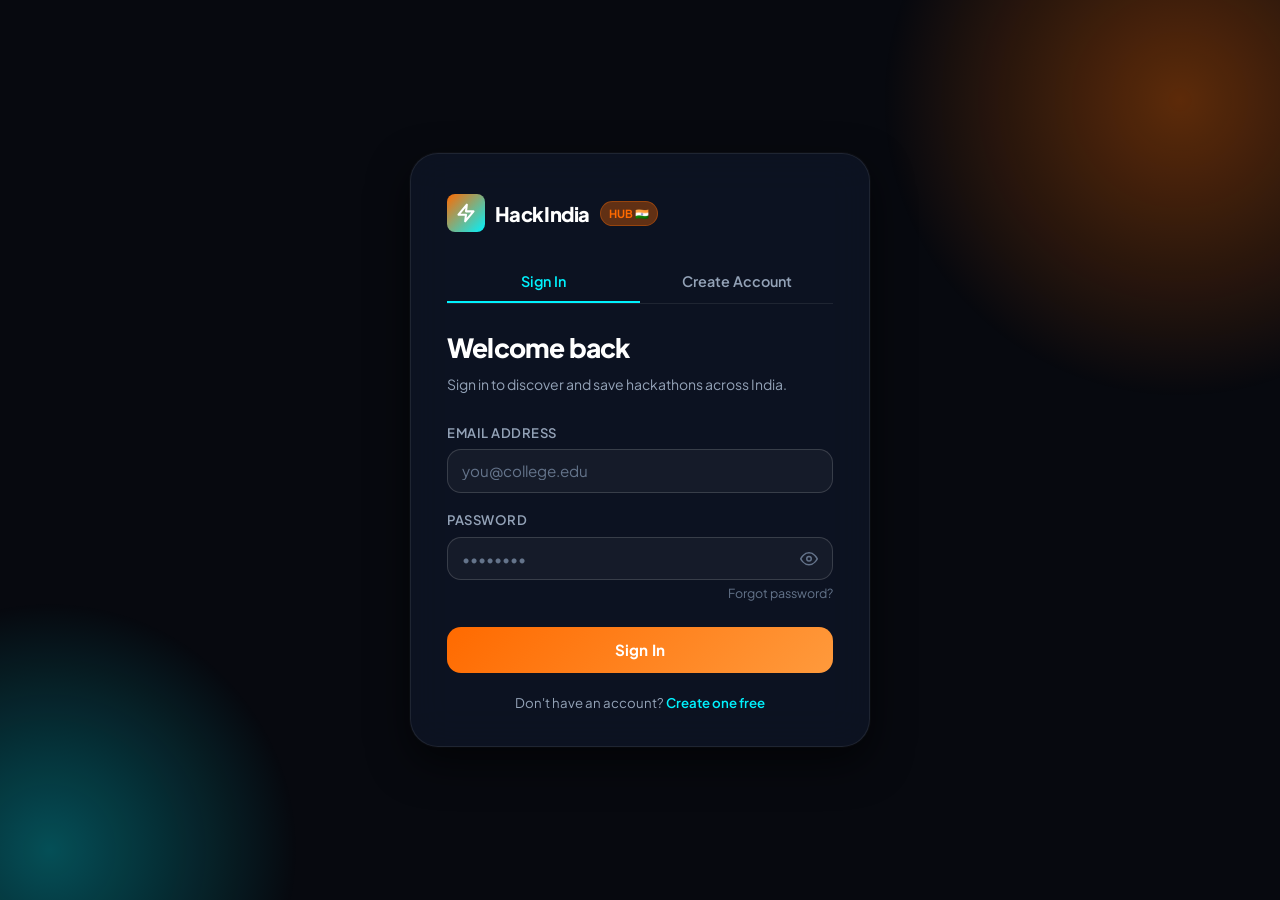
<file: index.html>
<!DOCTYPE html>
<html lang="en">
<head>
  <meta charset="UTF-8">
  <meta name="viewport" content="width=device-width, initial-scale=1.0">
  
  <!-- SEO Best Practices -->
  <title>HackIndia Hub | Discover Hackathons Across India in One Place</title>
  <meta name="description" content="Never miss a hackathon again. Discover college hackathons, AI/ML challenges, Smart India Hackathon, ETHIndia, Devfolio, and Unstop competitions across Hyderabad, Bengaluru, Pune, Delhi and all states.">
  <meta name="keywords" content="hackathons india, college hackathons, hackathon hyderabad, smart india hackathon 2026, devfolio hackathons, student coding competitions, hackindia hub">
  <meta name="author" content="HackIndia Hub Community">

  <!-- Open Graph / WhatsApp Preview Meta Tags -->
  <meta property="og:type" content="website">
  <meta property="og:url" content="https://hackindiahub.in/">
  <meta property="og:title" content="HackIndia Hub — Never Miss a Hackathon Again">
  <meta property="og:description" content="Discover hackathons happening across India — all in one searchable, personalized place for college students.">
  <meta property="og:image" content="assets/hero_banner.jpg">

  <!-- Twitter Meta Tags -->
  <meta name="twitter:card" content="summary_large_image">
  <meta name="twitter:title" content="HackIndia Hub — Never Miss a Hackathon Again">
  <meta name="twitter:description" content="Discover hackathons happening across India — all in one searchable, personalized place.">
  <meta name="twitter:image" content="assets/hero_banner.jpg">

  <!-- Favicon & Stylesheets -->
  <link rel="icon" href="data:image/svg+xml,<svg xmlns=%22http://www.w3.org/2000/svg%22 viewBox=%220 0 100 100%22><text y=%22.9em%22 font-size=%2290%22>🚀</text></svg>">
  <link rel="stylesheet" href="css/styles.css">
  <link rel="stylesheet" href="css/components.css">
  <link rel="stylesheet" href="css/map.css">
  <link rel="stylesheet" href="css/auth.css">
</head>
<body>

  <!-- ========================================================================
       TOP NAVIGATION BAR
       ======================================================================== -->
  <header class="navbar" id="topNavbar">
    <div class="container nav-container">
      
      <!-- Brand Logo -->
      <a href="javascript:void(0)" onclick="navigateToView('discover')" class="brand-logo" id="navBrandLogo">
        <div class="brand-icon">
          <svg viewBox="0 0 24 24" fill="none" stroke="currentColor" stroke-width="2.5" stroke-linecap="round" stroke-linejoin="round">
            <polygon points="13 2 3 14 12 14 11 22 21 10 12 10 13 2"/>
          </svg>
        </div>
        <span class="brand-name">HackIndia</span>
        <span class="brand-badge">HUB 🇮🇳</span>
      </a>

      <!-- Navigation Links -->
      <nav>
        <ul class="nav-links">
          <li>
            <a href="javascript:void(0)" class="nav-link active" data-view="discover" onclick="navigateToView('discover')">
              🔍 Discover
            </a>
          </li>
          <li>
            <a href="javascript:void(0)" class="nav-link" data-view="map" onclick="navigateToView('map')">
              🗺️ Map View
            </a>
          </li>
          <li>
            <a href="javascript:void(0)" class="nav-link" data-view="teams" onclick="navigateToView('teams')">
              👥 Find Teammates
            </a>
          </li>
          <li>
            <a href="javascript:void(0)" class="nav-link" data-view="dashboard" onclick="navigateToView('dashboard')">
              🌟 For You
            </a>
          </li>
          <li>
            <a href="javascript:void(0)" class="nav-link" data-view="admin" onclick="navigateToView('admin')">
              🛡️ Admin
            </a>
          </li>
        </ul>
      </nav>

      <!-- Right Nav Actions -->
      <div class="nav-actions">
        <!-- Notification Bell -->
        <button class="btn-icon-nav" id="btnNotificationBell" onclick="toggleNotificationDrawer()" title="Hackathon Alerts & Notifications">
          <svg width="20" height="20" viewBox="0 0 24 24" fill="none" stroke="currentColor" stroke-width="2" stroke-linecap="round" stroke-linejoin="round">
            <path d="M6 8a6 6 0 0 1 12 0c0 7 3 9 3 9H3s3-2 3-9"/>
            <path d="M10.3 21a1.94 1.94 0 0 0 3.4 0"/>
          </svg>
          <span class="badge-counter notif-badge-count">2</span>
        </button>

        <!-- Post a Hackathon (Organizer Button) -->
        <button class="btn btn-outline btn-sm" id="btnNavPostHackathon" onclick="document.getElementById('postHackathonModal').classList.add('active')">
          ➕ Post Hackathon
        </button>

        <!-- Sign Out Button (visible only when logged in) -->
        <button class="btn btn-outline btn-sm" id="btnNavLogout" style="display:none;" onclick="handleLogout()">Sign Out</button>

        <!-- User Profile Pill -->
        <div class="nav-profile-pill" id="navProfilePill" onclick="authIsLoggedIn() ? openAccountModal() : openAuthModal('login')" title="My Account / Sign In">
          <div class="nav-avatar" id="navAvatar">SK</div>
          <span class="nav-profile-name" id="navProfileName">Sai</span>
        </div>
      </div>
    </div>

    <!-- Notification Drawer (Dropdown) -->
    <div class="notification-drawer" id="notificationDrawer">
      <div class="notif-header">
        <h4 style="font-size: 0.95rem; font-weight: 700; color: #fff;">🔔 Hackathon Alerts</h4>
        <div style="display: flex; gap: 0.5rem;">
          <button class="btn btn-outline btn-sm" style="padding: 0.2rem 0.5rem; font-size: 0.72rem;" onclick="markAllNotificationsAsRead()">
            Mark Read
          </button>
          <button class="btn btn-outline btn-sm" style="padding: 0.2rem 0.5rem; font-size: 0.72rem;" onclick="openAlertPreferencesModal()">
            ⚙️ Prefs
          </button>
        </div>
      </div>
      <div class="notif-list" id="notificationItemsList">
        <!-- Injected dynamically by notifications.js -->
      </div>
    </div>
  </header>

  <!-- ========================================================================
       HERO SECTION
       ======================================================================== -->
  <section class="hero-section" id="heroSection">
    <div class="hero-glow-blob hero-glow-1"></div>
    <div class="hero-glow-blob hero-glow-2"></div>

    <div class="container hero-content">
      <!-- Live Status Pill -->
      <div class="hero-pill-announcement">
        <span>🔥 SIH 2026, ETHIndia & 140+ Hackathons Currently Open Across India</span>
      </div>

      <!-- Main Headline -->
      <h1 class="hero-title">
        Never Miss a <span class="text-gradient-saffron">Hackathon</span> Again.
      </h1>

      <p class="hero-subtitle">
        Discover hackathons happening across India — all in one searchable, personalized place for every engineering and college student.
      </p>

      <!-- Prominent Global Search Bar -->
      <div class="hero-search-wrapper">
        <div class="hero-search-icon">
          <svg width="22" height="22" viewBox="0 0 24 24" fill="none" stroke="currentColor" stroke-width="2.5" stroke-linecap="round" stroke-linejoin="round">
            <circle cx="11" cy="11" r="8"/><line x1="21" y1="21" x2="16.65" y2="16.65"/>
          </svg>
        </div>
        <input 
          type="text" 
          id="heroSearchInput" 
          class="hero-search-input" 
          placeholder="Search hackathons, technologies (AI, Web3), cities (Hyderabad, Bengaluru), colleges..."
          autocomplete="off"
        />
        <button class="hero-search-btn" onclick="applyFilters()">
          Search
        </button>
      </div>

      <!-- Quick Category Chips -->
      <div class="hero-quick-chips">
        <span class="chip-label">Quick Filters:</span>
        <button class="hero-chip" onclick="quickHeroCategoryFilter('live-synced')" style="background: rgba(16, 185, 129, 0.16); border-color: rgba(16, 185, 129, 0.5); color: #34d399; font-weight: 700;">⚡ Real-Time Live</button>
        <button class="hero-chip" onclick="quickHeroCategoryFilter('AI/ML')">🤖 AI/ML</button>
        <button class="hero-chip" onclick="quickHeroCategoryFilter('Generative AI')">✨ GenAI</button>
        <button class="hero-chip" onclick="quickHeroCategoryFilter('Web Development')">🌐 Web Dev</button>
        <button class="hero-chip" onclick="quickHeroCategoryFilter('Blockchain')">⚡ Web3</button>
        <button class="hero-chip" onclick="quickHeroCategoryFilter('Cybersecurity')">🛡️ Cyber</button>
        <button class="hero-chip" onclick="quickHeroCategoryFilter('IoT')">🤖 Robotics/IoT</button>
        <button class="hero-chip" onclick="quickHeroCategoryFilter('Beginner')">🐣 Beginner Friendly</button>
      </div>

      <!-- Action Buttons -->
      <div class="hero-action-buttons">
        <button class="btn btn-primary" onclick="navigateToView('discover')">
          🔍 Explore Hackathons
        </button>
        <button class="btn btn-cyan" onclick="quickHeroCategoryFilter('Beginner')">
          📅 Upcoming This Week
        </button>
        <button class="btn btn-outline" onclick="navigateToView('dashboard')">
          ❤️ Saved Hackathons
        </button>
        <button class="btn btn-outline" onclick="document.getElementById('postHackathonModal').classList.add('active')">
          ➕ Post a Hackathon
        </button>
      </div>

      <!-- Live Statistics Grid -->
      <div class="hero-stats-grid">
        <div class="stat-card">
          <div class="stat-number" id="statCountHackathons">140+</div>
          <div class="stat-label">Hackathons Listed</div>
        </div>
        <div class="stat-card">
          <div class="stat-number" id="statCountCities">45+</div>
          <div class="stat-label">Cities Covered</div>
        </div>
        <div class="stat-card">
          <div class="stat-number" id="statCountColleges">350+</div>
          <div class="stat-label">Colleges Participating</div>
        </div>
        <div class="stat-card">
          <div class="stat-number" id="statCountThisWeek">18</div>
          <div class="stat-label">Closing This Week</div>
        </div>
      </div>
    </div>
  </section>

  <!-- ========================================================================
       MAIN VIEWS CONTAINER
       ======================================================================== -->
  <main class="container">

    <!-- VIEW 1: DISCOVER VIEW (Default) -->
    <section id="discoverView">
      
      <!-- Section Header -->
      <div class="section-header">
        <div class="section-title-group">
          <span class="section-tag">⚡ Central Hackathon Aggregator</span>
          <h2 class="section-title">All India Hackathon Directory</h2>
          <p class="section-desc">
            Verified opportunities from IITs, Devfolio, Unstop, Government of India, Microsoft, and premier university tech fests.
          </p>
        </div>
      </div>

      <!-- Mobile Filter Toggle Bar (Visible on mobile/tablet screens) -->
      <div class="mobile-filter-bar" id="mobileFilterBar">
        <button class="mobile-filter-toggle-btn" id="mobileFilterToggleBtn" onclick="toggleMobileFilters()">
          <span style="display: flex; align-items: center; gap: 0.5rem;">
            <svg width="18" height="18" viewBox="0 0 24 24" fill="none" stroke="currentColor" stroke-width="2" stroke-linecap="round" stroke-linejoin="round">
              <polygon points="22 3 2 3 10 12.46 10 19 14 21 14 12.46 22 3"/>
            </svg>
            <span>Filter Hackathons</span>
          </span>
          <span class="mobile-filter-chevron" id="mobileFilterChevron">▾</span>
        </button>
        <button class="btn btn-outline btn-sm" onclick="resetAllFilters()" style="white-space: nowrap;">
          Reset
        </button>
      </div>

      <!-- Discovery Layout: Sidebar Filters + Main Grid / Map -->
      <div class="discovery-layout">
        
        <!-- Filters Sidebar -->
        <aside class="filters-sidebar" id="filtersSidebar">
          <div class="filters-header">
            <span class="filters-title">
              <svg width="18" height="18" viewBox="0 0 24 24" fill="none" stroke="currentColor" stroke-width="2" stroke-linecap="round" stroke-linejoin="round">
                <polygon points="22 3 2 3 10 12.46 10 19 14 21 14 12.46 22 3"/>
              </svg>
              Smart Filters
            </span>
            <button class="btn-reset-filters" onclick="resetAllFilters()">Reset All</button>
          </div>

          <!-- Quick Text Search in Sidebar -->
          <div class="filter-group">
            <label class="filter-label" for="quickSearchInput">Keyword Search</label>
            <input type="text" id="quickSearchInput" class="filter-input" placeholder="e.g. Hyderabad, SIH, Python..." />
          </div>

          <!-- Location / State Filter -->
          <div class="filter-group">
            <label class="filter-label" for="filterLocationState">Location / State</label>
            <select id="filterLocationState" class="filter-select">
              <option value="all">🇮🇳 All India (All States)</option>
              <option value="Online">🌐 Online / Remote Only</option>
              <option value="Telangana">Telangana (Hyderabad)</option>
              <option value="Karnataka">Karnataka (Bengaluru)</option>
              <option value="Maharashtra">Maharashtra (Mumbai / Pune)</option>
              <option value="Delhi">Delhi-NCR (New Delhi)</option>
              <option value="Tamil Nadu">Tamil Nadu (Chennai / Vellore)</option>
              <option value="Kerala">Kerala (Kochi / Trivandrum)</option>
              <option value="Andhra Pradesh">Andhra Pradesh (Vizag / Amaravati)</option>
              <option value="West Bengal">West Bengal (Kolkata)</option>
              <option value="Uttar Pradesh">Uttar Pradesh (Noida / Kanpur)</option>
              <option value="Gujarat">Gujarat (Ahmedabad / GIFT City)</option>
              <option value="Rajasthan">Rajasthan (Jaipur / Pilani)</option>
            </select>
          </div>

          <!-- Mode Filter -->
          <div class="filter-group">
            <label class="filter-label" for="filterMode">Event Mode</label>
            <select id="filterMode" class="filter-select">
              <option value="all">All Modes</option>
              <option value="Online">🌐 Online Only</option>
              <option value="Offline">📍 Offline Only</option>
              <option value="Hybrid">🔀 Hybrid</option>
            </select>
          </div>

          <!-- Technology / Theme Filter -->
          <div class="filter-group">
            <label class="filter-label" for="filterTech">Primary Technology</label>
            <select id="filterTech" class="filter-select">
              <option value="all">All Technologies</option>
              <option value="AI/ML">Artificial Intelligence / ML</option>
              <option value="Generative AI">Generative AI & LLMs</option>
              <option value="Web Development">Web Development (Full Stack)</option>
              <option value="App Development">Mobile Apps (Flutter/React Native)</option>
              <option value="Cybersecurity">Cybersecurity & Ethical Hacking</option>
              <option value="Blockchain">Blockchain & Web3</option>
              <option value="IoT">Robotics & IoT Hardware</option>
              <option value="Cloud">Cloud & DevOps (AWS/Azure/GCP)</option>
              <option value="Data Science">Data Science & Analytics</option>
              <option value="Open Innovation">Open Innovation</option>
            </select>
          </div>

          <!-- Difficulty Level Filter -->
          <div class="filter-group">
            <label class="filter-label" for="filterDifficulty">Difficulty Level</label>
            <select id="filterDifficulty" class="filter-select">
              <option value="all">All Levels</option>
              <option value="Beginner">🐣 Beginner Friendly</option>
              <option value="Intermediate">⚡ Intermediate</option>
              <option value="Advanced">🔥 Advanced / National Finalist</option>
            </select>
          </div>

          <!-- Eligibility Filter -->
          <div class="filter-group">
            <label class="filter-label" for="filterEligibility">Eligibility</label>
            <select id="filterEligibility" class="filter-select">
              <option value="all">All Eligible</option>
              <option value="college">College / University Students</option>
              <option value="beginner">1st & 2nd Year Friendly</option>
              <option value="open">Open to Everyone</option>
            </select>
          </div>

          <!-- Prize Pool Filter -->
          <div class="filter-group">
            <label class="filter-label" for="filterPrize">Minimum Prize Pool</label>
            <select id="filterPrize" class="filter-select">
              <option value="all">Any Prize Amount</option>
              <option value="100000">₹1,00,000+ (1 Lakh+)</option>
              <option value="500000">₹5,00,000+ (5 Lakhs+)</option>
              <option value="1000000">₹10,00,000+ (10 Lakhs+)</option>
              <option value="2500000">₹25,00,000+ (25 Lakhs+)</option>
            </select>
          </div>

          <!-- Real-Time Data Source Filter -->
          <div class="filter-group">
            <label class="filter-label" for="filterDataSource">Data Source & Sync</label>
            <select id="filterDataSource" class="filter-select">
              <option value="all">⚡ All Sources (Live + Curated)</option>
              <option value="live-only">🟢 Real-Time Daily Live Feeds Only</option>
              <option value="devfolio">Devfolio Live API</option>
              <option value="unstop">Unstop University API</option>
              <option value="curated">Curated Premier (AICTE SIH & IITs)</option>
            </select>
          </div>
        </aside>

        <!-- Main Discovery Display Area -->
        <main class="discovery-content-area">
          
          <!-- View Bar: Result count, Sort by, List vs Map Toggle -->
          <div class="discovery-main-header">
            <div class="result-count-info">
              <span>Showing:</span>
              <span class="result-count-number" id="discoveryResultCount">Loading...</span>
            </div>

            <div class="view-sort-controls">
              <!-- Sort Dropdown -->
              <div class="sort-select-wrapper">
                <span>Sort by:</span>
                <select id="sortBySelect" class="filter-select" style="width: auto; padding: 0.4rem 0.75rem;">
                  <option value="deadline">⏳ Deadline (Closing Soonest)</option>
                  <option value="prize-high">💰 Prize Pool (High to Low)</option>
                  <option value="popular">🔥 Most Popular</option>
                  <option value="newest">🆕 Recently Added</option>
                </select>
              </div>

              <!-- List / Map View Toggles -->
              <div class="view-mode-toggles">
                <button class="view-toggle-btn active" id="toggleListView" onclick="switchViewMode('list')">
                  📋 List
                </button>
                <button class="view-toggle-btn" id="toggleMapView" onclick="switchViewMode('map')">
                  🗺️ Map
                </button>
              </div>
            </div>
          </div>

          <!-- Container for List View -->
          <div id="discoveryResultsSection">
            <div class="hackathons-grid" id="hackathonsGridList">
              <!-- Rendered dynamically by app.js -->
            </div>
          </div>

          <!-- Container for Map View -->
          <div id="mapViewSection" style="display: none;">
            <div class="map-container-box">
              <div class="map-header-bar">
                <div>
                  <h3 style="font-size: 1.25rem; font-weight: 800; color: #fff;">Interactive India Hackathon Map</h3>
                  <p style="font-size: 0.85rem; color: var(--text-muted);">Hover and click on any state or tech hub to explore offline and hybrid hackathons.</p>
                </div>
                <div class="map-legend">
                  <div class="legend-item"><span class="legend-dot high"></span> High Activity (15+)</div>
                  <div class="legend-item"><span class="legend-dot med"></span> Active Hub (5-14)</div>
                  <div class="legend-item"><span class="legend-dot low"></span> Emerging</div>
                </div>
              </div>
              <div id="indiaMapWrapper">
                <!-- SVG injected dynamically by map.js -->
              </div>
            </div>
          </div>

        </main>
      </div>
    </section>

    <!-- VIEW 2: TEAM FORMATION HUB ("Find Teammates") -->
    <section id="teamsView" style="display: none;">
      <div class="teams-hero-banner">
        <div>
          <span class="section-tag">👥 Hacker Match & Squad Builder</span>
          <h2 style="font-size: 2rem; font-weight: 800; color: #fff; margin-bottom: 0.4rem;">
            Find Hackathon Teammates Across India
          </h2>
          <p style="color: var(--text-muted); max-width: 600px; font-size: 0.95rem;">
            Need a frontend designer? Looking for an AI prompt engineer or Solidity smart contract dev? Connect with student builders and win together.
          </p>
        </div>
        <button class="btn btn-primary" onclick="openPostTeamModal()">
          ➕ Post Teammate Request
        </button>
      </div>

      <!-- Teams Filter Bar -->
      <div style="display: flex; gap: 1rem; margin-bottom: 2rem; flex-wrap: wrap;">
        <select id="teamFilterRole" class="filter-select" style="max-width: 240px;" onchange="renderTeamsView()">
          <option value="all">All Roles Needed</option>
          <option value="Frontend">Frontend Developer (React/Next)</option>
          <option value="Backend">Backend / Cloud Developer</option>
          <option value="AI">AI/ML Engineer</option>
          <option value="Solidity">Smart Contract / Web3 Dev</option>
          <option value="UI/UX">UI/UX Designer</option>
          <option value="Embedded">Robotics / Embedded IoT</option>
        </select>
        <select id="teamFilterExp" class="filter-select" style="max-width: 200px;" onchange="renderTeamsView()">
          <option value="all">All Experience Levels</option>
          <option value="Beginner">Beginner Friendly</option>
          <option value="Intermediate">Intermediate</option>
          <option value="Advanced">Advanced</option>
        </select>
      </div>

      <!-- Teams Grid -->
      <div class="teams-grid" id="teamsGridContainer">
        <!-- Rendered dynamically by teams.js -->
      </div>
    </section>

    <!-- VIEW 3: PERSONALIZED STUDENT DASHBOARD -->
    <section id="dashboardView" style="display: none;">
      <div id="dashboardContentWrapper">
        <!-- Rendered dynamically by dashboard.js -->
      </div>
    </section>

    <!-- VIEW 4: ADMIN CONTROL ROOM -->
    <section id="adminView" style="display: none;">
      <div class="section-header">
        <div class="section-title-group">
          <span class="section-tag">🛡️ Moderation & Verification Portal</span>
          <h2 class="section-title">HackIndia Hub Control Room</h2>
          <p class="section-desc">
            Review organizer submissions, detect duplicate listings, audit user reports, and maintain platform integrity.
          </p>
        </div>
      </div>
      <div id="adminViewContent">
        <!-- Rendered dynamically by admin.js -->
      </div>
    </section>

  </main>

  <!-- ========================================================================
       MODALS SYSTEM
       ======================================================================== -->

  <!-- 1. HACKATHON DETAILS MODAL -->
  <div class="modal-backdrop" id="hackathonDetailsModal">
    <div class="modal-box">
      <button class="modal-close-btn" onclick="closeModal('hackathonDetailsModal')" title="Close">✕</button>

      <div class="details-modal-header">
        <img id="modalDetailImg" src="assets/hero_banner.jpg" alt="Hackathon Banner" class="details-header-img" />
        <div class="details-header-overlay"></div>
        <div class="details-header-info">
          <div style="display: flex; gap: 0.5rem; margin-bottom: 0.5rem;">
            <span id="modalDetailStatusBadge" class="status-pill status-open">🟢 Open</span>
            <span class="verified-badge">Verified ✓</span>
          </div>
          <h2 id="modalDetailTitle" style="font-size: 1.6rem; font-weight: 800; color: #fff; line-height: 1.2;">
            AI Innovation Challenge 2026
          </h2>
          <div id="modalDetailOrganizer" style="font-size: 0.85rem; color: var(--cyan); margin-top: 0.35rem;">
            Organized by IIT Hyderabad & T-Hub
          </div>
        </div>
      </div>

      <div class="details-modal-body">
        <!-- Highlights Strip -->
        <div class="details-highlight-strip">
          <div class="strip-item">
            <span class="strip-label">Prize Pool</span>
            <span class="strip-value" id="modalStripPrize" style="color: #fbbf24; font-family: var(--font-mono);">₹5,00,000</span>
          </div>
          <div class="strip-item">
            <span class="strip-label">Location & Mode</span>
            <span class="strip-value" id="modalStripLocation">Hyderabad (Hybrid)</span>
          </div>
          <div class="strip-item">
            <span class="strip-label">Event Dates</span>
            <span class="strip-value" id="modalStripDates">Oct 24–26, 2026</span>
          </div>
          <div class="strip-item">
            <span class="strip-label">Team Size</span>
            <span class="strip-value" id="modalStripTeam">2–4 Members</span>
          </div>
        </div>

        <!-- Verification Box -->
        <div class="source-verification-box" id="modalDetailSourceBox">
          <!-- Populated dynamically -->
        </div>

        <!-- Tabs Navigation -->
        <div class="details-tabs">
          <button class="details-tab-btn active" data-tab="overview" onclick="switchModalTab('overview')">
            📄 Overview & Problem
          </button>
          <button class="details-tab-btn" data-tab="tracks" onclick="switchModalTab('tracks')">
            🎯 Tracks & Themes
          </button>
          <button class="details-tab-btn" data-tab="prizes" onclick="switchModalTab('prizes')">
            🏆 Prizes & Bounties
          </button>
          <button class="details-tab-btn" data-tab="timeline" onclick="switchModalTab('timeline')">
            ⏳ Timeline & Milestones
          </button>
          <button class="details-tab-btn" data-tab="faqs" onclick="switchModalTab('faqs')">
            ❓ FAQs & Rules
          </button>
        </div>

        <!-- Tab 1: Overview -->
        <div id="modalTab-overview" class="details-tab-content active">
          <h4 style="font-size: 0.95rem; font-weight: 700; color: #fff; margin-bottom: 0.5rem;">Event Description</h4>
          <p id="modalDetailFullDesc" style="font-size: 0.92rem; color: var(--text-muted); line-height: 1.6; margin-bottom: 1.5rem;">
            Description goes here...
          </p>

          <div style="background: rgba(255,255,255,0.02); padding: 1.25rem; border-radius: var(--radius-md); border: 1px solid var(--border-subtle);">
            <div style="font-size: 0.85rem; margin-bottom: 0.6rem;"><strong>📍 Physical Venue:</strong> <span id="modalDetailVenue" style="color: var(--text-muted);">IIT Hyderabad Campus</span></div>
            <div style="font-size: 0.85rem; margin-bottom: 0.6rem;"><strong>🎓 Eligibility:</strong> <span id="modalDetailEligibility" style="color: var(--text-muted);">College Students</span></div>
            <div style="font-size: 0.85rem;"><strong>⚡ Difficulty:</strong> <span id="modalDetailDifficulty" style="color: var(--cyan);">Intermediate</span></div>
          </div>
        </div>

        <!-- Tab 2: Tracks -->
        <div id="modalTab-tracks" class="details-tab-content">
          <div class="tracks-grid" id="modalDetailTracks">
            <!-- Injected dynamically -->
          </div>
        </div>

        <!-- Tab 3: Prizes -->
        <div id="modalTab-prizes" class="details-tab-content">
          <div class="prize-tier-grid" id="modalDetailPrizes">
            <!-- Injected dynamically -->
          </div>
        </div>

        <!-- Tab 4: Timeline -->
        <div id="modalTab-timeline" class="details-tab-content">
          <div class="timeline-list" id="modalDetailTimeline">
            <!-- Injected dynamically -->
          </div>
        </div>

        <!-- Tab 5: FAQs -->
        <div id="modalTab-faqs" class="details-tab-content">
          <div id="modalDetailFaqs">
            <!-- Injected dynamically -->
          </div>
        </div>

        <!-- Modal Footer Actions -->
        <div class="details-footer-actions">
          <div style="display: flex; gap: 0.5rem;">
            <button class="btn btn-outline btn-sm" id="modalActionSave">
              🤍 Save Hackathon
            </button>
            <button class="btn btn-outline btn-sm" id="modalActionCalendar">
              📅 Add to Calendar
            </button>
            <button class="btn btn-outline btn-sm" id="modalActionShare">
              📤 Share
            </button>
          </div>

          <button class="btn btn-cyan btn-lg" id="modalActionRegister">
            🚀 Go to Official Registration ↗
          </button>
        </div>
      </div>
    </div>
  </div>

  <!-- 2. ORGANIZER PORTAL: POST A HACKATHON MODAL -->
  <div class="modal-backdrop" id="postHackathonModal">
    <div class="modal-box" style="max-width: 760px;">
      <button class="modal-close-btn" onclick="closeModal('postHackathonModal')">✕</button>
      <div style="padding: 2rem;">
        <div style="margin-bottom: 1.5rem;">
          <span style="font-size: 0.75rem; text-transform: uppercase; color: var(--saffron-light); font-weight: 700;">Organizer Portal</span>
          <h2 style="font-size: 1.6rem; font-weight: 800; color: #fff;">Post a Hackathon</h2>
          <p style="font-size: 0.88rem; color: var(--text-muted); margin-top: 0.25rem;">
            Every listing undergoes verification to protect Indian students from fraudulent competitions.
          </p>
        </div>

        <form id="postHackathonForm" onsubmit="handleOrganizerSubmit(event)">
          <div class="form-grid-2">
            <div class="form-field">
              <label class="form-label" for="orgEventTitle">Hackathon Name *</label>
              <input type="text" id="orgEventTitle" class="form-input" placeholder="e.g. Hyderabad AI Conclave 2026" required />
            </div>
            <div class="form-field">
              <label class="form-label" for="orgOrganizerName">Organizer Name *</label>
              <input type="text" id="orgOrganizerName" class="form-input" placeholder="e.g. CBIT ACM Chapter / T-Hub" required />
            </div>
          </div>

          <div class="form-grid-2">
            <div class="form-field">
              <label class="form-label" for="orgType">Organizer Type</label>
              <select id="orgType" class="form-select">
                <option value="College / University">College / University</option>
                <option value="Tech Company">Tech Enterprise / Startup</option>
                <option value="Government Agency">Government / Public Body</option>
                <option value="Developer Community">Developer Community</option>
              </select>
            </div>
            <div class="form-field">
              <label class="form-label" for="orgMode">Mode *</label>
              <select id="orgMode" class="form-select">
                <option value="Online">Online / Virtual</option>
                <option value="Offline">Offline / Physical Campus</option>
                <option value="Hybrid">Hybrid</option>
              </select>
            </div>
          </div>

          <div class="form-grid-2">
            <div class="form-field">
              <label class="form-label" for="orgCity">City (If Offline/Hybrid)</label>
              <input type="text" id="orgCity" class="form-input" placeholder="e.g. Hyderabad" />
            </div>
            <div class="form-field">
              <label class="form-label" for="orgState">State</label>
              <select id="orgState" class="form-select">
                <option value="All India">All India</option>
                <option value="Telangana">Telangana</option>
                <option value="Karnataka">Karnataka</option>
                <option value="Maharashtra">Maharashtra</option>
                <option value="Delhi">Delhi-NCR</option>
                <option value="Tamil Nadu">Tamil Nadu</option>
                <option value="Kerala">Kerala</option>
                <option value="Andhra Pradesh">Andhra Pradesh</option>
                <option value="West Bengal">West Bengal</option>
                <option value="Uttar Pradesh">Uttar Pradesh</option>
                <option value="Gujarat">Gujarat</option>
                <option value="Rajasthan">Rajasthan</option>
              </select>
            </div>
          </div>

          <div class="form-field">
            <label class="form-label" for="orgVenue">Physical Venue & Address</label>
            <input type="text" id="orgVenue" class="form-input" placeholder="e.g. CBIT Campus Auditorium, Gandipet, Hyderabad" />
          </div>

          <div class="form-grid-2">
            <div class="form-field">
              <label class="form-label" for="orgStartDate">Start Date *</label>
              <input type="date" id="orgStartDate" class="form-input" required />
            </div>
            <div class="form-field">
              <label class="form-label" for="orgEndDate">End Date *</label>
              <input type="date" id="orgEndDate" class="form-input" required />
            </div>
          </div>

          <div class="form-grid-2">
            <div class="form-field">
              <label class="form-label" for="orgDeadline">Registration Deadline *</label>
              <input type="date" id="orgDeadline" class="form-input" required />
            </div>
            <div class="form-field">
              <label class="form-label" for="orgPrizePool">Total Prize Pool (₹ INR) *</label>
              <input type="number" id="orgPrizePool" class="form-input" placeholder="e.g. 200000" required />
            </div>
          </div>

          <div class="form-grid-2">
            <div class="form-field">
              <label class="form-label" for="orgTeamSize">Team Size</label>
              <input type="text" id="orgTeamSize" class="form-input" placeholder="e.g. 2–4 Members" value="2–4 Members" />
            </div>
            <div class="form-field">
              <label class="form-label" for="orgDifficulty">Difficulty</label>
              <select id="orgDifficulty" class="form-select">
                <option value="Beginner">Beginner Friendly</option>
                <option value="Intermediate">Intermediate</option>
                <option value="Advanced">Advanced</option>
              </select>
            </div>
          </div>

          <div class="form-field">
            <label class="form-label" for="orgEligibility">Eligibility Criteria</label>
            <input type="text" id="orgEligibility" class="form-input" placeholder="e.g. College Students (B.Tech, MCA, BCA)" value="College Students (B.Tech, MCA, BCA)" />
          </div>

          <div class="form-field">
            <label class="form-label" for="orgTechnologies">Technologies & Themes (Comma separated)</label>
            <input type="text" id="orgTechnologies" class="form-input" placeholder="e.g. AI/ML, Python, Web Development, Cloud" />
          </div>

          <div class="form-grid-2">
            <div class="form-field">
              <label class="form-label" for="orgRegUrl">Official Registration URL *</label>
              <input type="url" id="orgRegUrl" class="form-input" placeholder="https://unstop.com/..." required />
            </div>
            <div class="form-field">
              <label class="form-label" for="orgSourceUrl">Verification Source URL (College/Org site) *</label>
              <input type="url" id="orgSourceUrl" class="form-input" placeholder="https://cbit.ac.in/events/..." required />
            </div>
          </div>

          <div class="form-field">
            <label class="form-label" for="orgContactEmail">Organizer Official Email *</label>
            <input type="email" id="orgContactEmail" class="form-input" placeholder="convenor@cbit.ac.in" required />
          </div>

          <div class="form-field">
            <label class="form-label" for="orgDescription">Event Description & Problem Statement</label>
            <textarea id="orgDescription" class="form-textarea" rows="3" placeholder="Describe the themes, guidelines, and what students will build..."></textarea>
          </div>

          <div style="display: flex; justify-content: flex-end; gap: 1rem; margin-top: 1.5rem;">
            <button type="button" class="btn btn-outline" onclick="closeModal('postHackathonModal')">Cancel</button>
            <button type="submit" class="btn btn-primary">Submit for Verification ⏳</button>
          </div>
        </form>
      </div>
    </div>
  </div>

  <!-- 3. STUDENT PROFILE & PREFERENCES EDIT MODAL -->
  <div class="modal-backdrop" id="profileEditModal">
    <div class="modal-box" style="max-width: 680px;">
      <button class="modal-close-btn" onclick="closeModal('profileEditModal')">✕</button>
      <div style="padding: 2rem;">
        <h2 style="font-size: 1.5rem; font-weight: 800; color: #fff; margin-bottom: 0.35rem;">
          Edit Student Profile & Preferences
        </h2>
        <p style="font-size: 0.85rem; color: var(--text-muted); margin-bottom: 1.5rem;">
          Our smart engine uses these details to personalize your hackathon recommendations and match teammates.
        </p>

        <form onsubmit="saveEditedProfile(event)">
          <div class="form-grid-2">
            <div class="form-field">
              <label class="form-label" for="editProfileName">Full Name</label>
              <input type="text" id="editProfileName" class="form-input" required />
            </div>
            <div class="form-field">
              <label class="form-label" for="editProfileCollege">College / University</label>
              <input type="text" id="editProfileCollege" class="form-input" required />
            </div>
          </div>

          <div class="form-grid-2">
            <div class="form-field">
              <label class="form-label" for="editProfileCourse">Degree / Course</label>
              <input type="text" id="editProfileCourse" class="form-input" placeholder="e.g. B.Tech, MCA, BCA" />
            </div>
            <div class="form-field">
              <label class="form-label" for="editProfileBranch">Branch / Specialization</label>
              <input type="text" id="editProfileBranch" class="form-input" placeholder="e.g. Computer Science" />
            </div>
          </div>

          <div class="form-grid-2">
            <div class="form-field">
              <label class="form-label" for="editProfileYear">Year of Study</label>
              <select id="editProfileYear" class="form-select">
                <option value="1st Year">1st Year (Freshman)</option>
                <option value="2nd Year">2nd Year (Sophomore)</option>
                <option value="3rd Year">3rd Year (Junior)</option>
                <option value="4th Year">4th Year (Senior)</option>
                <option value="Postgraduate">Postgraduate / Masters</option>
              </select>
            </div>
            <div class="form-field">
              <label class="form-label" for="editProfileExp">Experience Level</label>
              <select id="editProfileExp" class="form-select">
                <option value="Beginner">Beginner (1st or 2nd Hackathon)</option>
                <option value="Intermediate">Intermediate (Built projects)</option>
                <option value="Advanced">Advanced (Hackathon winner)</option>
              </select>
            </div>
          </div>

          <div class="form-grid-2">
            <div class="form-field">
              <label class="form-label" for="editProfileCity">City</label>
              <input type="text" id="editProfileCity" class="form-input" />
            </div>
            <div class="form-field">
              <label class="form-label" for="editProfileState">State</label>
              <select id="editProfileState" class="form-select">
                <option value="Telangana">Telangana</option>
                <option value="Karnataka">Karnataka</option>
                <option value="Maharashtra">Maharashtra</option>
                <option value="Delhi">Delhi-NCR</option>
                <option value="Tamil Nadu">Tamil Nadu</option>
                <option value="Kerala">Kerala</option>
                <option value="Andhra Pradesh">Andhra Pradesh</option>
                <option value="West Bengal">West Bengal</option>
                <option value="Uttar Pradesh">Uttar Pradesh</option>
                <option value="Gujarat">Gujarat</option>
              </select>
            </div>
          </div>

          <div class="form-field">
            <label class="form-label" for="editProfileSkills">Technical Skills (Comma separated)</label>
            <input type="text" id="editProfileSkills" class="form-input" placeholder="Python, React, JavaScript, AI/ML, Flutter" />
          </div>

          <div class="form-field">
            <label class="form-label" for="editProfileInterests">Interest Themes (Comma separated)</label>
            <input type="text" id="editProfileInterests" class="form-input" placeholder="Artificial Intelligence, FinTech, Web3, Civic Tech" />
          </div>

          <div class="form-field">
            <label class="form-label" for="editProfileMode">Preferred Hackathon Mode</label>
            <select id="editProfileMode" class="form-select">
              <option value="Hybrid">Hybrid (Both Online & Offline)</option>
              <option value="Online">Online Only</option>
              <option value="Offline">Offline / Physical Hackathons</option>
            </select>
          </div>

          <div style="display: flex; justify-content: flex-end; gap: 1rem; margin-top: 1.5rem;">
            <button type="button" class="btn btn-outline" onclick="closeModal('profileEditModal')">Cancel</button>
            <button type="submit" class="btn btn-cyan">Save Profile Preferences</button>
          </div>
        </form>
      </div>
    </div>
  </div>

  <!-- 4. POST TEAMMATE REQUEST MODAL -->
  <div class="modal-backdrop" id="postTeamModal">
    <div class="modal-box" style="max-width: 640px;">
      <button class="modal-close-btn" onclick="closeModal('postTeamModal')">✕</button>
      <div style="padding: 2rem;">
        <h2 style="font-size: 1.5rem; font-weight: 800; color: #fff; margin-bottom: 0.35rem;">
          Post a Teammate Request
        </h2>
        <p style="font-size: 0.85rem; color: var(--text-muted); margin-bottom: 1.5rem;">
          Describe your squad opening to connect with talented builders across India.
        </p>

        <form onsubmit="submitNewTeamPost(event)">
          <div class="form-field">
            <label class="form-label" for="postTeamHackathon">Target Hackathon *</label>
            <select id="postTeamHackathon" class="form-select">
              <!-- Injected by teams.js -->
            </select>
          </div>

          <div class="form-field">
            <label class="form-label" for="postTeamRole">Role Needed *</label>
            <input type="text" id="postTeamRole" class="form-input" placeholder="e.g. Frontend Developer (React/Next.js) or AI Researcher" required />
          </div>

          <div class="form-field">
            <label class="form-label" for="postTeamDesc">What are you planning to build? *</label>
            <textarea id="postTeamDesc" class="form-textarea" rows="3" placeholder="Explain your concept and problem statement..." required></textarea>
          </div>

          <div class="form-field">
            <label class="form-label" for="postTeamSkills">Skills Required (Comma separated)</label>
            <input type="text" id="postTeamSkills" class="form-input" placeholder="React, Tailwind, Web Audio API, UI/UX" />
          </div>

          <div class="form-grid-2">
            <div class="form-field">
              <label class="form-label" for="postTeamMaxMembers">Max Team Capacity</label>
              <input type="number" id="postTeamMaxMembers" class="form-input" value="4" min="2" max="6" />
            </div>
            <div class="form-field">
              <label class="form-label" for="postTeamExp">Experience Level Preferred</label>
              <select id="postTeamExp" class="form-select">
                <option value="Beginner">Beginner (Learning Together)</option>
                <option value="Intermediate">Intermediate</option>
                <option value="Advanced">Advanced</option>
              </select>
            </div>
          </div>

          <div class="form-field">
            <label class="form-label" for="postTeamDiscord">Discord Handle / WhatsApp Contact *</label>
            <input type="text" id="postTeamDiscord" class="form-input" placeholder="discord_handle#1234 or +91 9876543210" required />
          </div>

          <div style="display: flex; justify-content: flex-end; gap: 1rem; margin-top: 1.5rem;">
            <button type="button" class="btn btn-outline" onclick="closeModal('postTeamModal')">Cancel</button>
            <button type="submit" class="btn btn-primary">Publish Request 🚀</button>
          </div>
        </form>
      </div>
    </div>
  </div>

  <!-- 5. JOIN TEAM REQUEST MODAL -->
  <div class="modal-backdrop" id="joinTeamModal">
    <div class="modal-box" style="max-width: 580px;">
      <button class="modal-close-btn" onclick="closeModal('joinTeamModal')">✕</button>
      <div style="padding: 2rem;">
        <h2 style="font-size: 1.4rem; font-weight: 800; color: #fff; margin-bottom: 0.35rem;">
          Connect with Team Creator
        </h2>
        <div style="background: rgba(0, 242, 254, 0.05); border: 1px solid rgba(0, 242, 254, 0.2); border-radius: var(--radius-md); padding: 1rem; margin: 1rem 0;">
          <div style="font-size: 0.82rem; color: var(--cyan); font-weight: 700;" id="joinTeamTargetTitle">Hackathon Title</div>
          <div style="font-size: 0.95rem; font-weight: 700; color: #fff; margin-top: 0.25rem;">
            Role: <span id="joinTeamRoleSpan" style="color: var(--saffron-light);">Role</span>
          </div>
          <div style="font-size: 0.82rem; color: var(--text-dim); margin-top: 0.25rem;">
            Posted by <span id="joinTeamCreatorSpan" style="color: #fff;">Creator</span> • Contact: <span id="joinTeamDiscordContact" style="color: var(--cyan);">Handle</span>
          </div>
        </div>

        <form onsubmit="sendJoinTeamRequest(event)">
          <div class="form-field">
            <label class="form-label" for="joinTeamIntroMsg">Your Message / Pitch to Creator</label>
            <textarea id="joinTeamIntroMsg" class="form-textarea" rows="4" required></textarea>
          </div>

          <div style="display: flex; justify-content: flex-end; gap: 1rem; margin-top: 1.5rem;">
            <button type="button" class="btn btn-outline" onclick="closeModal('joinTeamModal')">Cancel</button>
            <button type="submit" class="btn btn-cyan">Send Join Request 💬</button>
          </div>
        </form>
      </div>
    </div>
  </div>

  <!-- 6. SHARE & WHATSAPP PREVIEW MODAL -->
  <div class="modal-backdrop" id="shareModal">
    <div class="modal-box" style="max-width: 600px;">
      <button class="modal-close-btn" onclick="closeModal('shareModal')">✕</button>
      <div style="padding: 2rem;">
        <h2 id="shareModalTitle" style="font-size: 1.4rem; font-weight: 800; color: #fff; margin-bottom: 0.35rem;">
          Share Hackathon
        </h2>
        <p style="font-size: 0.85rem; color: var(--text-muted); margin-bottom: 1.25rem;">
          WhatsApp and social links are optimized with OpenGraph cards for beautiful previews.
        </p>

        <!-- Simulated WhatsApp OpenGraph Preview Card -->
        <div id="waPreviewCardContainer">
          <!-- Populated by calendar-share.js -->
        </div>

        <div class="form-field">
          <label class="form-label" for="shareMessagePreviewText">Formatted WhatsApp / Chat Message</label>
          <textarea id="shareMessagePreviewText" class="form-textarea" rows="5" readonly style="font-size: 0.85rem;"></textarea>
        </div>

        <div style="display: flex; flex-wrap: wrap; gap: 0.75rem; margin-top: 1.5rem;">
          <button class="btn btn-primary btn-sm" onclick="shareToWhatsApp()" style="background: #25d366; color: #000; font-weight: 700;">
            💬 Share to WhatsApp
          </button>
          <button class="btn btn-outline btn-sm" onclick="shareToLinkedIn()">
            💼 LinkedIn
          </button>
          <button class="btn btn-outline btn-sm" onclick="shareToTwitter()">
            🐦 Twitter/X
          </button>
          <button class="btn btn-cyan btn-sm" onclick="copyShareLink()">
            📋 Copy Link
          </button>
        </div>
      </div>
    </div>
  </div>

  <!-- 7. CALENDAR INTEGRATION MODAL -->
  <div class="modal-backdrop" id="calendarModal">
    <div class="modal-box" style="max-width: 540px;">
      <button class="modal-close-btn" onclick="closeModal('calendarModal')">✕</button>
      <div style="padding: 2rem;">
        <h2 style="font-size: 1.4rem; font-weight: 800; color: #fff; margin-bottom: 0.35rem;">
          Add to Your Calendar 📅
        </h2>
        <div style="margin: 1.25rem 0; padding: 1rem; background: rgba(255,255,255,0.03); border: 1px solid var(--border-subtle); border-radius: var(--radius-md);">
          <div id="calEventName" style="font-weight: 700; color: #fff; font-size: 1rem;">Event</div>
          <div id="calEventDates" style="font-size: 0.85rem; color: var(--cyan); margin-top: 0.25rem;">Dates</div>
          <div id="calEventLocation" style="font-size: 0.8rem; color: var(--text-dim); margin-top: 0.25rem;">Location</div>
        </div>

        <div style="display: flex; flex-direction: column; gap: 0.85rem;">
          <button class="btn btn-outline" onclick="addToGoogleCalendar()" style="justify-content: flex-start; padding: 0.85rem 1.25rem;">
            <span>🗓️ Google Calendar</span>
          </button>
          <button class="btn btn-outline" onclick="addToOutlookCalendar()" style="justify-content: flex-start; padding: 0.85rem 1.25rem;">
            <span>📧 Outlook Calendar</span>
          </button>
          <button class="btn btn-cyan" onclick="downloadIcsFile()" style="justify-content: flex-start; padding: 0.85rem 1.25rem;">
            <span>🍎 Apple / Native Calendar (.ICS Download)</span>
          </button>
        </div>
      </div>
    </div>
  </div>

  <!-- 8. REPORT HACKATHON MODAL (Trust & Safety) -->
  <div class="modal-backdrop" id="reportHackathonModal">
    <div class="modal-box" style="max-width: 520px;">
      <button class="modal-close-btn" onclick="closeModal('reportHackathonModal')">✕</button>
      <div style="padding: 2rem;">
        <h2 style="font-size: 1.4rem; font-weight: 800; color: var(--rose); margin-bottom: 0.35rem;">
          🚩 Report Hackathon Listing
        </h2>
        <p style="font-size: 0.85rem; color: var(--text-muted); margin-bottom: 1.25rem;">
          Reporting: <strong id="reportModalHackTitle" style="color: #fff;">Title</strong>
        </p>

        <form onsubmit="submitReport(event)">
          <div class="form-field">
            <label class="form-label" for="reportReason">Reason for Flagging</label>
            <select id="reportReason" class="form-select">
              <option value="Fake or Phishing Registration Link">Fake or Phishing Registration Link</option>
              <option value="Event Already Expired or Cancelled">Event Already Expired or Cancelled</option>
              <option value="Incorrect Prize Pool or Dates">Incorrect Prize Pool or Dates</option>
              <option value="Unauthorized / Impersonating College">Unauthorized / Impersonating College</option>
            </select>
          </div>

          <div class="form-field">
            <label class="form-label" for="reportDetails">Provide Proof or Details</label>
            <textarea id="reportDetails" class="form-textarea" rows="3" placeholder="Paste link to official circular or mention discrepancies..." required></textarea>
          </div>

          <div style="display: flex; justify-content: flex-end; gap: 1rem; margin-top: 1.5rem;">
            <button type="button" class="btn btn-outline" onclick="closeModal('reportHackathonModal')">Cancel</button>
            <button type="submit" class="btn btn-primary" style="background: var(--rose);">Submit Report</button>
          </div>
        </form>
      </div>
    </div>
  </div>

  <!-- 9. ALERT PREFERENCES MODAL -->
  <div class="modal-backdrop" id="alertPreferencesModal">
    <div class="modal-box" style="max-width: 520px;">
      <button class="modal-close-btn" onclick="closeModal('alertPreferencesModal')">✕</button>
      <div style="padding: 2rem;">
        <h2 style="font-size: 1.4rem; font-weight: 800; color: #fff; margin-bottom: 0.35rem;">
          🔔 Notification & Alert Preferences
        </h2>
        <p style="font-size: 0.85rem; color: var(--text-muted); margin-bottom: 1.5rem;">
          Customize which deadline reminders and new event discoveries you receive.
        </p>

        <form onsubmit="saveAlertPreferences(event)">
          <div style="display: flex; flex-direction: column; gap: 1rem; margin-bottom: 1.5rem;">
            <label style="display: flex; align-items: center; gap: 0.75rem; font-size: 0.9rem; cursor: pointer;">
              <input type="checkbox" checked style="accent-color: var(--cyan); width: 18px; height: 18px;" />
              <span>🔥 New Hackathons Matching My Skills</span>
            </label>
            <label style="display: flex; align-items: center; gap: 0.75rem; font-size: 0.9rem; cursor: pointer;">
              <input type="checkbox" checked style="accent-color: var(--cyan); width: 18px; height: 18px;" />
              <span>⏰ 24-Hour & 3-Day Deadline Countdowns</span>
            </label>
            <label style="display: flex; align-items: center; gap: 0.75rem; font-size: 0.9rem; cursor: pointer;">
              <input type="checkbox" checked style="accent-color: var(--cyan); width: 18px; height: 18px;" />
              <span>📍 Hackathons Near My City (Hyderabad / Telangana)</span>
            </label>
            <label style="display: flex; align-items: center; gap: 0.75rem; font-size: 0.9rem; cursor: pointer;">
              <input type="checkbox" checked style="accent-color: var(--cyan); width: 18px; height: 18px;" />
              <span>💬 Weekly WhatsApp Hackathon Digest</span>
            </label>
          </div>

          <div style="display: flex; justify-content: flex-end; gap: 1rem;">
            <button type="button" class="btn btn-outline" onclick="closeModal('alertPreferencesModal')">Cancel</button>
            <button type="submit" class="btn btn-cyan">Save Preferences</button>
          </div>
        </form>
      </div>
    </div>
  </div>

  <!-- 10. AUTH MODAL (Login / Sign Up) -->
  <div class='modal-backdrop' id='authModal'>
    <div class='modal-box' style='max-width: 480px;'>
      <button class='modal-close-btn' onclick="closeModal('authModal')" aria-label='Close'>✕</button>
      <div style='padding: 2rem;'>
        <div style='text-align:center; margin-bottom:1.5rem;'>
          <div style='font-size:1.75rem; margin-bottom:0.35rem;'>🚀</div>
          <h2 style='font-size:1.4rem; font-weight:800; color:#fff;' id='authModalTitle'>Welcome Back</h2>
          <p style='font-size:0.85rem; color:var(--text-muted);' id='authModalSubtitle'>Sign in to save hackathons, post listings, and build teams.</p>
        </div>
        <div class='auth-tabs' role='tablist'>
          <button class='auth-tab-btn active' id='authTabBtnLogin' role='tab' aria-selected='true' aria-controls='authTabLogin' onclick="switchAuthTab('login')">Login</button>
          <button class='auth-tab-btn' id='authTabBtnSignup' role='tab' aria-selected='false' aria-controls='authTabSignup' onclick="switchAuthTab('signup')">Sign Up</button>
        </div>
        <!-- Login Tab -->
        <div class='auth-tab-panel active' id='authTabLogin' role='tabpanel'>
          <form id='authLoginForm' onsubmit='handleLogin(event)' novalidate>
            <div class='form-field'>
              <label class='form-label' for='authLoginEmail'>Email Address</label>
              <input type='email' id='authLoginEmail' class='form-input' autocomplete='email' required placeholder='your@college.edu' />
            </div>
            <div class='form-field'>
              <label class='form-label' for='authLoginPassword'>Password</label>
              <input type='password' id='authLoginPassword' class='form-input' autocomplete='current-password' required placeholder='Your password' />
            </div>
            <div class='auth-field-error' id='authLoginError' role='alert' aria-live='polite'></div>
            <div style='margin-top:1.25rem;'>
              <button type='submit' class='btn btn-cyan' id='authLoginSubmitBtn' style='width:100%;'>Sign In</button>
            </div>
          </form>
          <p style='text-align:center; font-size:0.85rem; color:var(--text-muted); margin-top:1rem;'>
            New here? <a href='javascript:void(0)' onclick="switchAuthTab('signup')" style='color:var(--cyan);'>Create an account</a>
          </p>
        </div>
        <!-- Signup Tab -->
        <div class='auth-tab-panel' id='authTabSignup' role='tabpanel'>
          <form id='authSignupForm' onsubmit='handleSignup(event)' novalidate>
            <div class='form-grid-2'>
              <div class='form-field'>
                <label class='form-label' for='authSignupName'>Full Name *</label>
                <input type='text' id='authSignupName' class='form-input' autocomplete='name' required placeholder='Your Name' />
              </div>
              <div class='form-field'>
                <label class='form-label' for='authSignupEmail'>Email *</label>
                <input type='email' id='authSignupEmail' class='form-input' autocomplete='email' required placeholder='your@college.edu' />
              </div>
            </div>
            <div class='form-field'>
              <label class='form-label' for='authSignupPassword'>Password * (min 8 chars, include a number)</label>
              <input type='password' id='authSignupPassword' class='form-input' autocomplete='new-password' required placeholder='Create a strong password' oninput='updatePasswordStrength(this.value)' />
              <div class='auth-pw-strength-bar' aria-hidden='true'><div class='auth-pw-strength-fill' id='authPwStrengthFill'></div></div>
              <div class='auth-pw-strength-label' id='authPwStrengthLabel'></div>
            </div>
            <div class='form-field'>
              <label class='form-label' for='authSignupConfirm'>Confirm Password *</label>
              <input type='password' id='authSignupConfirm' class='form-input' autocomplete='new-password' required placeholder='Repeat your password' />
            </div>
            <div class='form-field'>
              <label class='form-label' for='authSignupCollege'>College / University *</label>
              <input type='text' id='authSignupCollege' class='form-input' required placeholder='e.g. CBIT, NIT Warangal' />
            </div>
            <div class='form-grid-2'>
              <div class='form-field'>
                <label class='form-label' for='authSignupCity'>City *</label>
                <input type='text' id='authSignupCity' class='form-input' required placeholder='e.g. Hyderabad' />
              </div>
              <div class='form-field'>
                <label class='form-label' for='authSignupState'>State *</label>
                <select id='authSignupState' class='form-select' required>
                  <option value=''>Select State</option>
                  <option value='Telangana'>Telangana</option>
                  <option value='Karnataka'>Karnataka</option>
                  <option value='Maharashtra'>Maharashtra</option>
                  <option value='Delhi'>Delhi-NCR</option>
                  <option value='Tamil Nadu'>Tamil Nadu</option>
                  <option value='Kerala'>Kerala</option>
                  <option value='Andhra Pradesh'>Andhra Pradesh</option>
                  <option value='West Bengal'>West Bengal</option>
                  <option value='Uttar Pradesh'>Uttar Pradesh</option>
                  <option value='Gujarat'>Gujarat</option>
                  <option value='Rajasthan'>Rajasthan</option>
                  <option value='Other'>Other</option>
                </select>
              </div>
            </div>
            <div class='auth-field-error' id='authSignupError' role='alert' aria-live='polite'></div>
            <div style='margin-top:1.25rem;'>
              <button type='submit' class='btn btn-primary' id='authSignupSubmitBtn' style='width:100%;'>Create Account 🚀</button>
            </div>
          </form>
          <p style='text-align:center; font-size:0.85rem; color:var(--text-muted); margin-top:1rem;'>
            Already have an account? <a href='javascript:void(0)' onclick="switchAuthTab('login')" style='color:var(--cyan);'>Sign in</a>
          </p>
        </div>
      </div>
    </div>
  </div>

  <!-- 11. ACCOUNT MANAGEMENT MODAL -->
  <div class='modal-backdrop' id='accountModal'>
    <div class='modal-box' style='max-width: 680px;'>
      <button class='modal-close-btn' onclick="closeModal('accountModal')" aria-label='Close'>✕</button>
      <div style='padding: 2rem;'>
        <h2 style='font-size:1.5rem; font-weight:800; color:#fff; margin-bottom:0.25rem;'>My Account</h2>
        <p style='font-size:0.85rem; color:var(--text-muted); margin-bottom:0;'>Manage your profile, password, and account settings.</p>

        <!-- Section 1: Profile & Preferences -->
        <div class='account-section'>
          <div class='account-section-title'>Profile &amp; Preferences</div>
          <form id='accountProfileForm' onsubmit='handleUpdateAccount(event)'>
            <div class='form-grid-2'>
              <div class='form-field'>
                <label class='form-label' for='acctName'>Full Name</label>
                <input type='text' id='acctName' class='form-input' placeholder='Your Name' />
              </div>
              <div class='form-field'>
                <label class='form-label' for='acctCollege'>College / University</label>
                <input type='text' id='acctCollege' class='form-input' placeholder='e.g. CBIT, NIT Warangal' />
              </div>
            </div>
            <div class='form-grid-2'>
              <div class='form-field'>
                <label class='form-label' for='acctCourse'>Degree / Course</label>
                <input type='text' id='acctCourse' class='form-input' placeholder='e.g. B.Tech, MCA' />
              </div>
              <div class='form-field'>
                <label class='form-label' for='acctBranch'>Branch / Specialization</label>
                <input type='text' id='acctBranch' class='form-input' placeholder='e.g. Computer Science' />
              </div>
            </div>
            <div class='form-grid-2'>
              <div class='form-field'>
                <label class='form-label' for='acctYear'>Year of Study</label>
                <select id='acctYear' class='form-select'>
                  <option value='1st Year'>1st Year (Freshman)</option>
                  <option value='2nd Year'>2nd Year (Sophomore)</option>
                  <option value='3rd Year'>3rd Year (Junior)</option>
                  <option value='4th Year'>4th Year (Senior)</option>
                  <option value='Postgraduate'>Postgraduate / Masters</option>
                </select>
              </div>
              <div class='form-field'>
                <label class='form-label' for='acctCity'>City</label>
                <input type='text' id='acctCity' class='form-input' placeholder='e.g. Hyderabad' />
              </div>
            </div>
            <div class='form-grid-2'>
              <div class='form-field'>
                <label class='form-label' for='acctState'>State</label>
                <select id='acctState' class='form-select'>
                  <option value=''>Select State</option>
                  <option value='Telangana'>Telangana</option>
                  <option value='Karnataka'>Karnataka</option>
                  <option value='Maharashtra'>Maharashtra</option>
                  <option value='Delhi'>Delhi-NCR</option>
                  <option value='Tamil Nadu'>Tamil Nadu</option>
                  <option value='Kerala'>Kerala</option>
                  <option value='Andhra Pradesh'>Andhra Pradesh</option>
                  <option value='West Bengal'>West Bengal</option>
                  <option value='Uttar Pradesh'>Uttar Pradesh</option>
                  <option value='Gujarat'>Gujarat</option>
                  <option value='Rajasthan'>Rajasthan</option>
                  <option value='Other'>Other</option>
                </select>
              </div>
              <div class='form-field'>
                <label class='form-label' for='acctMode'>Preferred Mode</label>
                <select id='acctMode' class='form-select'>
                  <option value='Hybrid'>Hybrid (Online &amp; Offline)</option>
                  <option value='Online'>Online Only</option>
                  <option value='Offline'>Offline / Physical</option>
                </select>
              </div>
            </div>
            <div class='form-grid-2'>
              <div class='form-field'>
                <label class='form-label' for='acctSkills'>Technical Skills (comma separated)</label>
                <input type='text' id='acctSkills' class='form-input' placeholder='Python, React, AI/ML' />
              </div>
              <div class='form-field'>
                <label class='form-label' for='acctExp'>Experience Level</label>
                <select id='acctExp' class='form-select'>
                  <option value='Beginner'>Beginner</option>
                  <option value='Intermediate'>Intermediate</option>
                  <option value='Advanced'>Advanced</option>
                </select>
              </div>
            </div>
            <div class='form-field'>
              <label class='form-label' for='acctInterests'>Interest Themes (comma separated)</label>
              <input type='text' id='acctInterests' class='form-input' placeholder='AI, FinTech, Web3' />
            </div>
            <div class='auth-field-error' id='accountProfileError' role='alert' aria-live='polite'></div>
            <div style='margin-top:1.25rem;'>
              <button type='submit' class='btn btn-cyan'>Save Profile</button>
            </div>
          </form>
        </div>

        <!-- Section 2: Change Password -->
        <div class='account-section'>
          <div class='account-section-title'>Change Password</div>
          <form id='accountPasswordForm' onsubmit='handleChangePassword(event)'>
            <div class='form-field'>
              <label class='form-label' for='acctCurrentPw'>Current Password</label>
              <input type='password' id='acctCurrentPw' class='form-input' autocomplete='current-password' placeholder='Enter current password' />
            </div>
            <div class='form-field'>
              <label class='form-label' for='acctNewPw'>New Password (min 8 chars, include a number)</label>
              <input type='password' id='acctNewPw' class='form-input' autocomplete='new-password' placeholder='New password' />
            </div>
            <div class='form-field'>
              <label class='form-label' for='acctConfirmPw'>Confirm New Password</label>
              <input type='password' id='acctConfirmPw' class='form-input' autocomplete='new-password' placeholder='Repeat new password' />
            </div>
            <div class='auth-field-error' id='accountPasswordError' role='alert' aria-live='polite'></div>
            <div style='margin-top:1.25rem;'>
              <button type='submit' class='btn btn-outline'>Update Password</button>
            </div>
          </form>
        </div>

        <!-- Section 3: Danger Zone -->
        <div class='account-section danger-zone-section'>
          <div class='account-section-title'>⚠️ Danger Zone</div>
          <form id='accountDeleteForm' onsubmit='handleDeleteAccount(event)'>
            <p style='font-size:0.88rem; color:var(--text-muted); margin-bottom:1rem;'>
              Permanently deletes your account and all saved data. This cannot be undone.
            </p>
            <div class='form-field'>
              <label class='form-label' for='acctDeletePw'>Enter your password to confirm</label>
              <input type='password' id='acctDeletePw' class='form-input' placeholder='Enter your password to confirm' />
            </div>
            <div class='auth-field-error' id='accountDeleteError' role='alert' aria-live='polite'></div>
            <div style='margin-top:1.25rem;'>
              <button type='submit' class='btn' style='background:var(--rose); color:#fff;'>Delete My Account</button>
            </div>
          </form>
        </div>
      </div>
    </div>
  </div>

  <!-- ========================================================================
       FLOATING AI ASSISTANT FAB & DRAWER
       ======================================================================== -->
  <button class="ai-assistant-fab" id="aiAssistantFab" onclick="toggleAiDrawer()" title="AI Hackathon Matcher">
    <svg width="20" height="20" viewBox="0 0 24 24" fill="none" stroke="currentColor" stroke-width="2.5" stroke-linecap="round" stroke-linejoin="round">
      <path d="M12 2a2 2 0 0 1 2 2v2a2 2 0 0 1-2 2 2 2 0 0 1-2-2V4a2 2 0 0 1 2-2z"/>
      <rect x="4" y="8" width="16" height="12" rx="2"/>
      <circle cx="9" cy="14" r="1.5"/>
      <circle cx="15" cy="14" r="1.5"/>
    </svg>
    <span>AI Matcher</span>
  </button>

  <div class="ai-drawer" id="aiAssistantDrawer">
    <div class="ai-drawer-header">
      <div style="display: flex; align-items: center; gap: 0.65rem;">
        <span style="font-size: 1.3rem;">🤖</span>
        <div>
          <h3 style="font-size: 1rem; font-weight: 800; color: #fff;">HackIndia AI Assistant</h3>
          <span style="font-size: 0.72rem; color: var(--cyan);">● Active Matcher & Squad Advisor</span>
        </div>
      </div>
      <button class="modal-close-btn" style="position: static;" onclick="toggleAiDrawer()">✕</button>
    </div>

    <div class="ai-messages-container" id="aiMessagesContainer">
      <!-- Chat history rendered dynamically -->
    </div>

    <!-- Quick Presets -->
    <div style="padding: 0 1.25rem 0.5rem;">
      <div style="font-size: 0.72rem; color: var(--text-dim); text-transform: uppercase; font-weight: 700; margin-bottom: 0.35rem;">
        Quick Questions:
      </div>
      <div class="ai-quick-prompts">
        <button class="ai-prompt-btn" onclick="sendAiMessage('I am a 1st year beginner with Python. Which hackathons accept me?')">
          🐣 I'm a 1st-year beginner. Where can I start?
        </button>
        <button class="ai-prompt-btn" onclick="sendAiMessage('What are the best AI hackathons in Hyderabad or Bengaluru?')">
          🧠 Best AI & GenAI hackathons near Hyderabad?
        </button>
        <button class="ai-prompt-btn" onclick="sendAiMessage('How should we structure a 4-person hackathon winning team?')">
          👥 What is the winning 4-person team formula?
        </button>
      </div>
    </div>

    <div class="ai-input-bar">
      <input type="text" id="aiChatInput" class="form-input" placeholder="Ask AI about skills, teams, or hackathons..." onkeydown="if(event.key==='Enter') sendAiMessage()" />
      <button class="btn btn-cyan btn-sm" onclick="sendAiMessage()">Send</button>
    </div>
  </div>

  <!-- ========================================================================
       FOOTER
       ======================================================================== -->
  <footer class="footer">
    <div class="container">
      <div class="footer-grid">
        <div>
          <a href="#" class="brand-logo" style="margin-bottom: 1rem;">
            <div class="brand-icon">
              <svg viewBox="0 0 24 24" fill="none" stroke="currentColor" stroke-width="2.5" stroke-linecap="round" stroke-linejoin="round">
                <polygon points="13 2 3 14 12 14 11 22 21 10 12 10 13 2"/>
              </svg>
            </div>
            <span class="brand-name">HackIndia</span>
            <span class="brand-badge">HUB 🇮🇳</span>
          </a>
          <p class="footer-brand-p">
            Building the single unified discovery engine for every college coder, hacker, and innovator in India. Never miss a deadline again.
          </p>
          <div style="margin-top: 1.25rem;" class="footer-trust-badge">
            ✓ 100% Verified Authentic Hackathon Sources
          </div>
        </div>

        <div>
          <h4 class="footer-col-title">Browse by Hub</h4>
          <ul class="footer-links">
            <li><a href="javascript:void(0)" class="footer-link" onclick="filterByStateAndSwitchList('Telangana')">Hackathons in Hyderabad</a></li>
            <li><a href="javascript:void(0)" class="footer-link" onclick="filterByStateAndSwitchList('Karnataka')">Hackathons in Bengaluru</a></li>
            <li><a href="javascript:void(0)" class="footer-link" onclick="filterByStateAndSwitchList('Maharashtra')">Hackathons in Mumbai & Pune</a></li>
            <li><a href="javascript:void(0)" class="footer-link" onclick="filterByStateAndSwitchList('Delhi')">Hackathons in Delhi-NCR</a></li>
            <li><a href="javascript:void(0)" class="footer-link" onclick="filterByStateAndSwitchList('Tamil Nadu')">Hackathons in Chennai & Vellore</a></li>
          </ul>
        </div>

        <div>
          <h4 class="footer-col-title">Categories</h4>
          <ul class="footer-links">
            <li><a href="javascript:void(0)" class="footer-link" onclick="quickHeroCategoryFilter('AI/ML')">AI & Machine Learning</a></li>
            <li><a href="javascript:void(0)" class="footer-link" onclick="quickHeroCategoryFilter('Generative AI')">Generative AI Challenges</a></li>
            <li><a href="javascript:void(0)" class="footer-link" onclick="quickHeroCategoryFilter('Blockchain')">Web3 & Ethereum Hackathons</a></li>
            <li><a href="javascript:void(0)" class="footer-link" onclick="quickHeroCategoryFilter('Beginner')">Beginner Friendly</a></li>
            <li><a href="javascript:void(0)" class="footer-link" onclick="navigateToView('teams')">Find Teammates</a></li>
          </ul>
        </div>

        <div>
          <h4 class="footer-col-title">For Organizers</h4>
          <ul class="footer-links">
            <li><a href="javascript:void(0)" class="footer-link" onclick="document.getElementById('postHackathonModal').classList.add('active')">Post a Hackathon</a></li>
            <li><a href="javascript:void(0)" class="footer-link" onclick="navigateToView('admin')">Admin Moderation Queue</a></li>
            <li><a href="javascript:void(0)" class="footer-link" onclick="showToast('Verification Guidelines: Official university or company domain email required.', 'info')">Verification Standards</a></li>
            <li><a href="javascript:void(0)" class="footer-link" onclick="openAlertPreferencesModal()">WhatsApp Alerts API</a></li>
          </ul>
        </div>
      </div>

      <div class="footer-bottom">
        <div>
          © 2026 HackIndia Hub. Built with pride for Indian Student Developers.
        </div>
        <div>
          Data aggregated ethically from official public university portals, Devfolio, Unstop & AICTE SIH.
        </div>
      </div>
    </div>
  </footer>

  <!-- ========================================================================
       MOBILE BOTTOM NAVIGATION
       ======================================================================== -->
  <div class="mobile-bottom-nav">
    <a href="javascript:void(0)" class="mobile-nav-item active" onclick="navigateToView('discover')">
      <svg viewBox="0 0 24 24" fill="none" stroke="currentColor" stroke-width="2"><circle cx="11" cy="11" r="8"/><line x1="21" y1="21" x2="16.65" y2="16.65"/></svg>
      <span>Discover</span>
    </a>
    <a href="javascript:void(0)" class="mobile-nav-item" onclick="navigateToView('map')">
      <svg viewBox="0 0 24 24" fill="none" stroke="currentColor" stroke-width="2"><polygon points="1 6 1 22 8 18 16 22 23 18 23 2 16 6 8 2 1 6"/></svg>
      <span>Map</span>
    </a>
    <a href="javascript:void(0)" class="mobile-nav-item" onclick="navigateToView('teams')">
      <svg viewBox="0 0 24 24" fill="none" stroke="currentColor" stroke-width="2"><path d="M17 21v-2a4 4 0 0 0-4-4H5a4 4 0 0 0-4 4v2"/><circle cx="9" cy="7" r="4"/><path d="M23 21v-2a4 4 0 0 0-3-3.87"/><path d="M16 3.13a4 4 0 0 1 0 7.75"/></svg>
      <span>Teams</span>
    </a>
    <a href="javascript:void(0)" class="mobile-nav-item" onclick="navigateToView('dashboard')">
      <svg viewBox="0 0 24 24" fill="none" stroke="currentColor" stroke-width="2"><polygon points="12 2 15.09 8.26 22 9.27 17 14.14 18.18 21.02 12 17.77 5.82 21.02 7 14.14 2 9.27 8.91 8.26 12 2"/></svg>
      <span>For You</span>
    </a>
    <a href="javascript:void(0)" class="mobile-nav-item" onclick="toggleNotificationDrawer()">
      <svg viewBox="0 0 24 24" fill="none" stroke="currentColor" stroke-width="2"><path d="M18 8A6 6 0 0 0 6 8c0 7-3 9-3 9h18s-3-2-3-9"/><path d="M13.73 21a2 2 0 0 1-3.46 0"/></svg>
      <span>Alerts</span>
    </a>
  </div>

  <!-- ═══════════════════════════════════════════════════════════════════════
       AUTH GATE — runs before any other script.
       Redirects unauthenticated visitors to login.html.
       auth.js is loaded inline here (its path must match the src below).
       ════════════════════════════════════════════════════════════════════ -->
  <script>
    /**
     * Early auth gate — executes synchronously before any app code loads.
     * Reads the same localStorage key used by auth.js (hackindia_auth_session).
     * If no valid session exists, redirects immediately to login.html.
     * This prevents the main interface from rendering for unauthenticated users.
     */
    (function earlyAuthGate() {
      var AUTH_SESSION_KEY = 'hackindia_auth_session';
      var session = null;
      try {
        var raw = localStorage.getItem(AUTH_SESSION_KEY);
        if (raw) session = JSON.parse(raw);
      } catch (e) { /* corrupt storage — treat as logged out */ }

      var isLoggedIn = !!(session && session.userId);
      if (!isLoggedIn) {
        // Replace so the back button on login.html doesn't loop back here
        window.location.replace('login.html');
      }
    }());
  </script>

  <!-- JavaScript Scripts Hierarchy -->
  <script src="js/data.js"></script>
  <script src="js/live-sync.js"></script>
  <script src="js/auth.js"></script>
  <script src="js/auth-ui.js"></script>
  <script src="js/dashboard.js"></script>
  <script src="js/teams.js"></script>
  <script src="js/organizer.js"></script>
  <script src="js/admin.js"></script>
  <script src="js/ai-assistant.js"></script>
  <script src="js/notifications.js"></script>
  <script src="js/calendar-share.js"></script>
  <script src="js/map.js"></script>
  <script src="js/app.js"></script>

</body>
</html>
</file>
<file: css/styles.css>
/* ==========================================================================
   HACKINDIA HUB - MASTER DESIGN SYSTEM & CORE STYLES
   Futuristic, Sleek Dark Theme tailored for Indian Developer Ecosystem
   ========================================================================== */

@import url('https://fonts.googleapis.com/css2?family=Plus+Jakarta+Sans:wght@300;400;500;600;700;800&family=JetBrains+Mono:wght@400;500;600&display=swap');

:root {
  /* Core Color Palette */
  --bg-dark: #07090f;
  --bg-surface: #0e1322;
  --bg-card: rgba(16, 23, 41, 0.72);
  --bg-card-hover: rgba(23, 33, 58, 0.88);
  --bg-glass: rgba(14, 19, 34, 0.65);
  --bg-glass-elevated: rgba(22, 30, 52, 0.85);

  /* Indian Cyber Accents */
  --saffron: #ff6a00;
  --saffron-glow: rgba(255, 106, 0, 0.35);
  --saffron-light: #ff8c33;
  --cyan: #00f2fe;
  --cyan-glow: rgba(0, 242, 254, 0.3);
  --cyan-dark: #0891b2;
  --indigo: #6366f1;
  --indigo-glow: rgba(99, 102, 241, 0.3);
  --emerald: #10b981;
  --emerald-glow: rgba(16, 185, 129, 0.3);
  --amber: #f59e0b;
  --amber-glow: rgba(245, 158, 11, 0.3);
  --rose: #f43f5e;
  --rose-glow: rgba(244, 63, 94, 0.3);
  --purple: #a855f7;

  /* Text & Hierarchy */
  --text-main: #f8fafc;
  --text-muted: #94a3b8;
  --text-dim: #64748b;
  --text-inverse: #030712;

  /* Borders & Glass Dividers */
  --border-subtle: rgba(255, 255, 255, 0.08);
  --border-medium: rgba(255, 255, 255, 0.15);
  --border-glow: rgba(0, 242, 254, 0.35);
  --border-saffron: rgba(255, 106, 0, 0.35);

  /* Shadows & Glows */
  --shadow-sm: 0 2px 8px rgba(0, 0, 0, 0.3);
  --shadow-md: 0 8px 24px rgba(0, 0, 0, 0.45);
  --shadow-lg: 0 16px 40px rgba(0, 0, 0, 0.6);
  --shadow-glow-cyan: 0 0 30px rgba(0, 242, 254, 0.22);
  --shadow-glow-saffron: 0 0 30px rgba(255, 106, 0, 0.22);

  /* Layout & Spacing */
  --max-w: 1380px;
  --radius-sm: 8px;
  --radius-md: 14px;
  --radius-lg: 20px;
  --radius-xl: 28px;
  --radius-full: 9999px;

  /* Transitions */
  --transition-fast: 0.18s cubic-bezier(0.4, 0, 0.2, 1);
  --transition-normal: 0.28s cubic-bezier(0.4, 0, 0.2, 1);
  --transition-bounce: 0.4s cubic-bezier(0.34, 1.56, 0.64, 1);

  /* Font Families */
  --font-sans: 'Plus Jakarta Sans', system-ui, -apple-system, sans-serif;
  --font-mono: 'JetBrains Mono', monospace;
}

/* ==========================================================================
   RESET & BASE STYLES
   ========================================================================== */

*,
*::before,
*::after {
  box-sizing: border-box;
  margin: 0;
  padding: 0;
}

html {
  scroll-behavior: smooth;
  font-size: 16px;
  color-scheme: dark;
}

body {
  font-family: var(--font-sans);
  background-color: var(--bg-dark);
  color: var(--text-main);
  min-height: 100vh;
  line-height: 1.55;
  overflow-x: hidden;
  background-image:
    radial-gradient(circle at 15% 10%, rgba(255, 106, 0, 0.08) 0%, transparent 40%),
    radial-gradient(circle at 85% 15%, rgba(0, 242, 254, 0.08) 0%, transparent 40%),
    radial-gradient(circle at 50% 50%, rgba(99, 102, 241, 0.04) 0%, transparent 60%),
    radial-gradient(circle at 20% 85%, rgba(16, 185, 129, 0.05) 0%, transparent 40%);
  background-attachment: fixed;
}

a {
  color: inherit;
  text-decoration: none;
}

button {
  cursor: pointer;
  border: none;
  background: none;
  font-family: inherit;
  color: inherit;
}

img {
  max-width: 100%;
  height: auto;
  display: block;
}

input,
select,
textarea {
  font-family: inherit;
  font-size: 0.95rem;
  color: var(--text-main);
}

/* Custom Scrollbar */
::-webkit-scrollbar {
  width: 8px;
  height: 8px;
}

::-webkit-scrollbar-track {
  background: var(--bg-dark);
}

::-webkit-scrollbar-thumb {
  background: rgba(255, 255, 255, 0.16);
  border-radius: 4px;
}

::-webkit-scrollbar-thumb:hover {
  background: var(--cyan);
}

/* ==========================================================================
   LAYOUT CONTAINER
   ========================================================================== */

.container {
  width: 100%;
  max-width: var(--max-w);
  margin: 0 auto;
  padding: 0 1.5rem;
}

/* ==========================================================================
   NAVIGATION BAR
   ========================================================================== */

.navbar {
  position: sticky;
  top: 0;
  z-index: 100;
  background: rgba(7, 9, 15, 0.85);
  backdrop-filter: blur(16px);
  -webkit-backdrop-filter: blur(16px);
  border-bottom: 1px solid var(--border-subtle);
  transition: var(--transition-normal);
}

.navbar.scrolled {
  background: rgba(7, 9, 15, 0.95);
  border-bottom-color: rgba(255, 255, 255, 0.12);
  box-shadow: 0 4px 20px rgba(0, 0, 0, 0.5);
}

.nav-container {
  display: flex;
  align-items: center;
  justify-content: space-between;
  height: 72px;
}

/* Logo */
.brand-logo {
  display: flex;
  align-items: center;
  gap: 0.75rem;
  font-weight: 800;
  font-size: 1.35rem;
  letter-spacing: -0.02em;
  text-decoration: none;
}

.brand-icon {
  width: 38px;
  height: 38px;
  border-radius: 10px;
  background: linear-gradient(135deg, var(--saffron), #ff3366, var(--cyan));
  display: flex;
  align-items: center;
  justify-content: center;
  box-shadow: 0 0 16px var(--saffron-glow);
  position: relative;
  overflow: hidden;
}

.brand-icon::after {
  content: '';
  position: absolute;
  inset: 1px;
  background: var(--bg-surface);
  border-radius: 9px;
  z-index: 1;
}

.brand-icon svg {
  position: relative;
  z-index: 2;
  color: #fff;
  width: 22px;
  height: 22px;
}

.brand-name {
  background: linear-gradient(135deg, #ffffff 40%, var(--cyan) 100%);
  -webkit-background-clip: text;
  -webkit-text-fill-color: transparent;
}

.brand-badge {
  font-size: 0.65rem;
  font-weight: 700;
  padding: 2px 7px;
  border-radius: 6px;
  background: linear-gradient(90deg, rgba(255, 106, 0, 0.2), rgba(0, 242, 254, 0.2));
  border: 1px solid rgba(255, 106, 0, 0.3);
  color: var(--saffron-light);
  letter-spacing: 0.05em;
  text-transform: uppercase;
}

/* Nav Links */
.nav-links {
  display: flex;
  align-items: center;
  gap: 0.5rem;
  list-style: none;
}

.nav-link {
  display: flex;
  align-items: center;
  gap: 0.45rem;
  padding: 0.55rem 0.95rem;
  border-radius: var(--radius-sm);
  font-size: 0.92rem;
  font-weight: 500;
  color: var(--text-muted);
  transition: var(--transition-fast);
  position: relative;
}

.nav-link:hover {
  color: #fff;
  background: rgba(255, 255, 255, 0.05);
}

.nav-link.active {
  color: var(--cyan);
  background: rgba(0, 242, 254, 0.08);
  border: 1px solid rgba(0, 242, 254, 0.2);
}

.nav-badge-pill {
  font-size: 0.7rem;
  font-weight: 700;
  padding: 1px 6px;
  border-radius: var(--radius-full);
  background: var(--saffron);
  color: #fff;
}

/* Nav Right Actions */
.nav-actions {
  display: flex;
  align-items: center;
  gap: 0.85rem;
}

.btn-icon-nav {
  position: relative;
  width: 40px;
  height: 40px;
  border-radius: 10px;
  border: 1px solid var(--border-subtle);
  background: rgba(255, 255, 255, 0.03);
  display: flex;
  align-items: center;
  justify-content: center;
  color: var(--text-muted);
  transition: var(--transition-fast);
}

.btn-icon-nav:hover {
  color: #fff;
  border-color: var(--border-medium);
  background: rgba(255, 255, 255, 0.08);
}

.badge-counter {
  position: absolute;
  top: -4px;
  right: -4px;
  background: var(--rose);
  color: #fff;
  font-size: 0.68rem;
  font-weight: 700;
  min-width: 18px;
  height: 18px;
  border-radius: 9px;
  display: flex;
  align-items: center;
  justify-content: center;
  padding: 0 4px;
  border: 2px solid var(--bg-dark);
}

/* Buttons */
.btn {
  display: inline-flex;
  align-items: center;
  justify-content: center;
  gap: 0.5rem;
  padding: 0.65rem 1.25rem;
  border-radius: var(--radius-md);
  font-size: 0.92rem;
  font-weight: 600;
  transition: var(--transition-normal);
  text-decoration: none;
  white-space: nowrap;
}

.btn-sm {
  padding: 0.45rem 0.9rem;
  font-size: 0.82rem;
  border-radius: var(--radius-sm);
}

.btn-lg {
  padding: 0.85rem 1.75rem;
  font-size: 1.05rem;
  border-radius: var(--radius-lg);
}

.btn-primary {
  background: linear-gradient(135deg, var(--saffron) 0%, #ff3b30 100%);
  color: #fff;
  box-shadow: 0 4px 18px var(--saffron-glow);
}

.btn-primary:hover {
  transform: translateY(-2px);
  box-shadow: 0 8px 24px rgba(255, 106, 0, 0.5);
  filter: brightness(1.08);
}

.btn-cyan {
  background: linear-gradient(135deg, var(--cyan) 0%, #0284c7 100%);
  color: #030712;
  font-weight: 700;
  box-shadow: 0 4px 18px var(--cyan-glow);
}

.btn-cyan:hover {
  transform: translateY(-2px);
  box-shadow: 0 8px 25px rgba(0, 242, 254, 0.45);
  filter: brightness(1.05);
}

.btn-outline {
  border: 1px solid var(--border-medium);
  background: rgba(255, 255, 255, 0.04);
  color: var(--text-main);
  backdrop-filter: blur(8px);
}

.btn-outline:hover {
  background: rgba(255, 255, 255, 0.09);
  border-color: rgba(255, 255, 255, 0.3);
  transform: translateY(-2px);
}

.btn-glow-outline {
  border: 1px solid rgba(0, 242, 254, 0.35);
  background: rgba(0, 242, 254, 0.05);
  color: var(--cyan);
}

.btn-glow-outline:hover {
  background: rgba(0, 242, 254, 0.15);
  box-shadow: 0 0 20px var(--cyan-glow);
  transform: translateY(-2px);
}

/* User Profile Badge in Nav */
.nav-profile-pill {
  display: flex;
  align-items: center;
  gap: 0.6rem;
  padding: 0.35rem 0.75rem 0.35rem 0.45rem;
  border-radius: var(--radius-full);
  border: 1px solid var(--border-subtle);
  background: rgba(255, 255, 255, 0.04);
  cursor: pointer;
  transition: var(--transition-fast);
}

.nav-profile-pill:hover {
  border-color: var(--cyan);
  background: rgba(0, 242, 254, 0.08);
}

.nav-avatar {
  width: 30px;
  height: 30px;
  border-radius: 50%;
  background: linear-gradient(135deg, var(--indigo), var(--cyan));
  display: flex;
  align-items: center;
  justify-content: center;
  font-weight: 700;
  font-size: 0.8rem;
  color: #fff;
}

.nav-profile-name {
  font-size: 0.85rem;
  font-weight: 600;
  color: var(--text-main);
}

/* ==========================================================================
   HERO SECTION
   ========================================================================== */

.hero-section {
  position: relative;
  padding: 4.5rem 0 3.5rem;
  overflow: hidden;
}

.hero-glow-blob {
  position: absolute;
  border-radius: 50%;
  filter: blur(90px);
  pointer-events: none;
  z-index: 0;
}

.hero-glow-1 {
  top: -10%;
  left: 15%;
  width: 420px;
  height: 420px;
  background: rgba(255, 106, 0, 0.18);
}

.hero-glow-2 {
  top: 5%;
  right: 15%;
  width: 450px;
  height: 450px;
  background: rgba(0, 242, 254, 0.16);
}

.hero-content {
  position: relative;
  z-index: 2;
  text-align: center;
  max-width: 920px;
  margin: 0 auto;
}

.hero-pill-announcement {
  display: inline-flex;
  align-items: center;
  gap: 0.6rem;
  padding: 0.4rem 1rem;
  border-radius: var(--radius-full);
  border: 1px solid rgba(255, 106, 0, 0.35);
  background: rgba(255, 106, 0, 0.08);
  font-size: 0.85rem;
  font-weight: 600;
  color: var(--saffron-light);
  margin-bottom: 1.5rem;
  box-shadow: 0 0 20px rgba(255, 106, 0, 0.15);
  animation: pulse-border 3s infinite;
}

@keyframes pulse-border {

  0%,
  100% {
    border-color: rgba(255, 106, 0, 0.35);
    box-shadow: 0 0 15px rgba(255, 106, 0, 0.15);
  }

  50% {
    border-color: rgba(0, 242, 254, 0.5);
    box-shadow: 0 0 22px rgba(0, 242, 254, 0.25);
  }
}

.hero-title {
  font-size: clamp(2.4rem, 5.5vw, 4.2rem);
  font-weight: 800;
  line-height: 1.12;
  letter-spacing: -0.03em;
  margin-bottom: 1.25rem;
}

.text-gradient-saffron {
  background: linear-gradient(135deg, #fff 20%, var(--saffron-light) 65%, var(--saffron) 100%);
  -webkit-background-clip: text;
  -webkit-text-fill-color: transparent;
}

.text-gradient-cyan {
  background: linear-gradient(135deg, #00f2fe 0%, #4facfe 100%);
  -webkit-background-clip: text;
  -webkit-text-fill-color: transparent;
}

.hero-subtitle {
  font-size: clamp(1.05rem, 2vw, 1.3rem);
  color: var(--text-muted);
  max-width: 720px;
  margin: 0 auto 2.25rem;
  font-weight: 400;
}

/* Hero Search Bar */
.hero-search-wrapper {
  background: rgba(18, 25, 45, 0.85);
  backdrop-filter: blur(16px);
  border: 1px solid rgba(255, 255, 255, 0.14);
  border-radius: var(--radius-xl);
  padding: 0.5rem 0.6rem 0.5rem 1.25rem;
  display: flex;
  align-items: center;
  gap: 0.85rem;
  box-shadow: 0 16px 40px rgba(0, 0, 0, 0.5), 0 0 0 1px rgba(255, 255, 255, 0.05);
  transition: var(--transition-normal);
  max-width: 760px;
  margin: 0 auto 1.8rem;
}

.hero-search-wrapper:focus-within {
  border-color: var(--cyan);
  box-shadow: 0 16px 40px rgba(0, 0, 0, 0.6), 0 0 30px var(--cyan-glow);
  transform: translateY(-2px);
}

.hero-search-icon {
  color: var(--cyan);
  display: flex;
  align-items: center;
}

.hero-search-input {
  flex: 1;
  background: transparent;
  border: none;
  outline: none;
  font-size: 1.05rem;
  color: #fff;
  padding: 0.5rem 0;
}

.hero-search-input::placeholder {
  color: var(--text-dim);
}

.hero-search-btn {
  padding: 0.75rem 1.6rem;
  border-radius: var(--radius-lg);
  background: linear-gradient(135deg, var(--saffron), #ff3b30);
  color: #fff;
  font-weight: 700;
  display: flex;
  align-items: center;
  gap: 0.5rem;
  box-shadow: 0 4px 15px var(--saffron-glow);
  transition: var(--transition-fast);
}

.hero-search-btn:hover {
  filter: brightness(1.1);
  transform: scale(1.02);
}

/* Quick Hero Category Chips */
.hero-quick-chips {
  display: flex;
  align-items: center;
  justify-content: center;
  flex-wrap: wrap;
  gap: 0.55rem;
  margin-bottom: 2.2rem;
}

.chip-label {
  font-size: 0.82rem;
  color: var(--text-dim);
  margin-right: 0.25rem;
  font-weight: 600;
  text-transform: uppercase;
  letter-spacing: 0.05em;
}

.hero-chip {
  padding: 0.35rem 0.85rem;
  border-radius: var(--radius-full);
  background: rgba(255, 255, 255, 0.04);
  border: 1px solid var(--border-subtle);
  font-size: 0.82rem;
  color: var(--text-muted);
  font-weight: 500;
  cursor: pointer;
  transition: var(--transition-fast);
}

.hero-chip:hover {
  background: rgba(0, 242, 254, 0.1);
  border-color: rgba(0, 242, 254, 0.3);
  color: var(--cyan);
  transform: translateY(-1px);
}

/* Hero Action Buttons */
.hero-action-buttons {
  display: flex;
  align-items: center;
  justify-content: center;
  flex-wrap: wrap;
  gap: 0.9rem;
  margin-bottom: 3.5rem;
}

/* Stats Counter Grid */
.hero-stats-grid {
  display: grid;
  grid-template-columns: repeat(auto-fit, minmax(200px, 1fr));
  gap: 1.25rem;
  margin-top: 1.5rem;
}

.stat-card {
  background: var(--bg-card);
  border: 1px solid var(--border-subtle);
  border-radius: var(--radius-lg);
  padding: 1.5rem 1.25rem;
  text-align: center;
  position: relative;
  overflow: hidden;
  backdrop-filter: blur(12px);
  transition: var(--transition-normal);
}

.stat-card:hover {
  transform: translateY(-4px);
  border-color: rgba(255, 255, 255, 0.2);
  background: var(--bg-card-hover);
  box-shadow: var(--shadow-md);
}

.stat-card::before {
  content: '';
  position: absolute;
  top: 0;
  left: 0;
  right: 0;
  height: 3px;
  background: linear-gradient(90deg, transparent, var(--cyan), transparent);
  opacity: 0;
  transition: var(--transition-normal);
}

.stat-card:hover::before {
  opacity: 1;
}

.stat-number {
  font-size: 2.2rem;
  font-weight: 800;
  font-family: var(--font-mono);
  background: linear-gradient(135deg, #fff 30%, var(--cyan) 100%);
  -webkit-background-clip: text;
  -webkit-text-fill-color: transparent;
  line-height: 1.1;
  margin-bottom: 0.35rem;
}

.stat-label {
  font-size: 0.86rem;
  color: var(--text-muted);
  font-weight: 500;
}

/* ==========================================================================
   SECTION HEADERS
   ========================================================================== */

.section-header {
  display: flex;
  align-items: flex-end;
  justify-content: space-between;
  flex-wrap: wrap;
  gap: 1rem;
  margin-bottom: 2rem;
}

.section-title-group {
  max-width: 650px;
}

.section-tag {
  display: inline-flex;
  align-items: center;
  gap: 0.45rem;
  font-size: 0.78rem;
  font-weight: 700;
  text-transform: uppercase;
  letter-spacing: 0.08em;
  color: var(--cyan);
  margin-bottom: 0.5rem;
}

.section-title {
  font-size: 2rem;
  font-weight: 800;
  letter-spacing: -0.02em;
  color: #fff;
  line-height: 1.2;
}

.section-desc {
  font-size: 0.95rem;
  color: var(--text-muted);
  margin-top: 0.4rem;
}

/* ==========================================================================
   DISCOVERY VIEW CONTROLS & FILTER SYSTEM
   ========================================================================== */

.discovery-layout {
  display: grid;
  grid-template-columns: 290px 1fr;
  gap: 2rem;
  margin-bottom: 4rem;
}

/* Sidebar Filters */
.filters-sidebar {
  background: var(--bg-card);
  border: 1px solid var(--border-subtle);
  border-radius: var(--radius-xl);
  padding: 1.5rem;
  backdrop-filter: blur(16px);
  position: sticky;
  top: 90px;
  max-height: calc(100vh - 110px);
  overflow-y: auto;
}

.filters-header {
  display: flex;
  align-items: center;
  justify-content: space-between;
  padding-bottom: 1rem;
  border-bottom: 1px solid var(--border-subtle);
  margin-bottom: 1.25rem;
}

.filters-title {
  display: flex;
  align-items: center;
  gap: 0.55rem;
  font-size: 1.05rem;
  font-weight: 700;
  color: #fff;
}

.btn-reset-filters {
  font-size: 0.8rem;
  color: var(--text-dim);
  font-weight: 600;
  cursor: pointer;
  transition: var(--transition-fast);
}

.btn-reset-filters:hover {
  color: var(--rose);
}

.filter-group {
  margin-bottom: 1.4rem;
}

.filter-label {
  display: block;
  font-size: 0.82rem;
  font-weight: 700;
  text-transform: uppercase;
  letter-spacing: 0.05em;
  color: var(--text-muted);
  margin-bottom: 0.65rem;
}

.filter-select,
.filter-input {
  width: 100%;
  padding: 0.65rem 0.9rem;
  border-radius: var(--radius-sm);
  background: rgba(255, 255, 255, 0.04);
  border: 1px solid var(--border-subtle);
  color: var(--text-main);
  outline: none;
  transition: var(--transition-fast);
}

.filter-select:focus,
.filter-input:focus {
  border-color: var(--cyan);
  background: rgba(0, 242, 254, 0.05);
}

.filter-select option {
  background: var(--bg-surface);
  color: var(--text-main);
}

/* Radio / Checkbox Pills */
.filter-pills-stack {
  display: flex;
  flex-direction: column;
  gap: 0.4rem;
}

.filter-pill-item {
  display: flex;
  align-items: center;
  justify-content: space-between;
  padding: 0.45rem 0.65rem;
  border-radius: var(--radius-sm);
  background: rgba(255, 255, 255, 0.02);
  border: 1px solid transparent;
  font-size: 0.85rem;
  color: var(--text-muted);
  cursor: pointer;
  transition: var(--transition-fast);
}

.filter-pill-item:hover {
  background: rgba(255, 255, 255, 0.06);
  color: #fff;
}

.filter-pill-item.active {
  background: rgba(0, 242, 254, 0.12);
  border-color: rgba(0, 242, 254, 0.3);
  color: var(--cyan);
  font-weight: 600;
}

.pill-count {
  font-size: 0.75rem;
  background: rgba(255, 255, 255, 0.08);
  padding: 1px 6px;
  border-radius: var(--radius-full);
  color: var(--text-dim);
}

.filter-pill-item.active .pill-count {
  background: rgba(0, 242, 254, 0.25);
  color: #fff;
}

/* Discovery Header & View Switcher */
.discovery-main-header {
  display: flex;
  align-items: center;
  justify-content: space-between;
  flex-wrap: wrap;
  gap: 1rem;
  margin-bottom: 1.5rem;
  background: var(--bg-card);
  border: 1px solid var(--border-subtle);
  border-radius: var(--radius-lg);
  padding: 0.9rem 1.25rem;
  backdrop-filter: blur(12px);
}

.result-count-info {
  display: flex;
  align-items: center;
  gap: 0.65rem;
  font-size: 0.95rem;
  color: var(--text-muted);
}

.result-count-number {
  font-weight: 800;
  color: #fff;
  font-family: var(--font-mono);
}

.view-sort-controls {
  display: flex;
  align-items: center;
  gap: 1rem;
}

.sort-select-wrapper {
  display: flex;
  align-items: center;
  gap: 0.5rem;
  font-size: 0.85rem;
  color: var(--text-dim);
}

.view-mode-toggles {
  display: flex;
  background: rgba(255, 255, 255, 0.05);
  padding: 3px;
  border-radius: var(--radius-sm);
  border: 1px solid var(--border-subtle);
}

.view-toggle-btn {
  display: flex;
  align-items: center;
  gap: 0.4rem;
  padding: 0.4rem 0.85rem;
  border-radius: 6px;
  font-size: 0.82rem;
  font-weight: 600;
  color: var(--text-dim);
  transition: var(--transition-fast);
}

.view-toggle-btn:hover {
  color: #fff;
}

.view-toggle-btn.active {
  background: var(--cyan);
  color: #030712;
  box-shadow: 0 2px 10px rgba(0, 242, 254, 0.3);
}

/* ==========================================================================
   HACKATHON CARDS GRID
   ========================================================================== */

.hackathons-grid {
  display: grid;
  grid-template-columns: repeat(auto-fill, minmax(330px, 1fr));
  gap: 1.5rem;
}

.hackathon-card {
  background: var(--bg-card);
  border: 1px solid var(--border-subtle);
  border-radius: var(--radius-xl);
  overflow: hidden;
  display: flex;
  flex-direction: column;
  position: relative;
  transition: var(--transition-normal);
  backdrop-filter: blur(16px);
}

.hackathon-card:hover {
  transform: translateY(-5px);
  border-color: rgba(0, 242, 254, 0.35);
  box-shadow: var(--shadow-lg), 0 0 25px rgba(0, 242, 254, 0.12);
  background: var(--bg-card-hover);
}

/* Card Header & Banner */
.card-banner {
  height: 120px;
  position: relative;
  overflow: hidden;
  background: linear-gradient(135deg, #1e1b4b, #0f172a);
}

.card-banner-img {
  width: 100%;
  height: 100%;
  object-fit: cover;
  transition: transform 0.5s ease;
}

.hackathon-card:hover .card-banner-img {
  transform: scale(1.05);
}

.card-banner-overlay {
  position: absolute;
  inset: 0;
  background: linear-gradient(to top, rgba(16, 23, 41, 0.95) 0%, rgba(16, 23, 41, 0.2) 100%);
}

/* Status Badges */
.card-badges-top {
  position: absolute;
  top: 10px;
  left: 10px;
  right: 10px;
  display: flex;
  align-items: center;
  justify-content: space-between;
  z-index: 2;
}

.status-pill {
  display: inline-flex;
  align-items: center;
  gap: 0.35rem;
  padding: 0.25rem 0.65rem;
  border-radius: var(--radius-full);
  font-size: 0.72rem;
  font-weight: 700;
  letter-spacing: 0.02em;
  backdrop-filter: blur(8px);
}

.status-open {
  background: rgba(16, 185, 129, 0.2);
  border: 1px solid rgba(16, 185, 129, 0.4);
  color: #34d399;
}

.status-closing-soon {
  background: rgba(245, 158, 11, 0.25);
  border: 1px solid rgba(245, 158, 11, 0.5);
  color: #fbbf24;
  animation: pulse-badge 2s infinite;
}

.status-closed {
  background: rgba(244, 63, 94, 0.2);
  border: 1px solid rgba(244, 63, 94, 0.4);
  color: #fb7185;
}

@keyframes pulse-badge {

  0%,
  100% {
    opacity: 1;
    transform: scale(1);
  }

  50% {
    opacity: 0.85;
    transform: scale(0.97);
  }
}

.verified-badge {
  display: inline-flex;
  align-items: center;
  gap: 0.3rem;
  padding: 0.25rem 0.65rem;
  border-radius: var(--radius-full);
  background: rgba(0, 242, 254, 0.18);
  border: 1px solid rgba(0, 242, 254, 0.4);
  color: var(--cyan);
  font-size: 0.72rem;
  font-weight: 700;
  backdrop-filter: blur(8px);
}

.card-save-btn {
  position: absolute;
  top: 10px;
  right: 10px;
  width: 34px;
  height: 34px;
  border-radius: 50%;
  background: rgba(10, 15, 28, 0.7);
  backdrop-filter: blur(8px);
  border: 1px solid rgba(255, 255, 255, 0.15);
  display: flex;
  align-items: center;
  justify-content: center;
  color: var(--text-muted);
  transition: var(--transition-fast);
  z-index: 3;
}

.card-save-btn:hover {
  color: var(--rose);
  border-color: var(--rose);
  transform: scale(1.1);
}

.card-save-btn.saved {
  color: var(--rose);
  background: rgba(244, 63, 94, 0.15);
  border-color: rgba(244, 63, 94, 0.4);
}

.card-save-btn.saved svg {
  fill: currentColor;
}

/* Card Body */
.card-content {
  padding: 1.25rem;
  display: flex;
  flex-direction: column;
  flex: 1;
}

.card-organizer-row {
  display: flex;
  align-items: center;
  gap: 0.55rem;
  margin-bottom: 0.6rem;
}

.organizer-icon {
  width: 24px;
  height: 24px;
  border-radius: 6px;
  background: rgba(255, 255, 255, 0.08);
  display: flex;
  align-items: center;
  justify-content: center;
  font-size: 0.75rem;
  font-weight: 700;
  color: var(--cyan);
}

.organizer-name {
  font-size: 0.82rem;
  color: var(--text-muted);
  font-weight: 600;
  white-space: nowrap;
  overflow: hidden;
  text-overflow: ellipsis;
}

.card-title {
  font-size: 1.15rem;
  font-weight: 700;
  line-height: 1.35;
  color: #fff;
  margin-bottom: 0.65rem;
  display: -webkit-box;
  -webkit-line-clamp: 2;
  -webkit-box-orient: vertical;
  overflow: hidden;
  cursor: pointer;
  transition: var(--transition-fast);
}

.card-title:hover {
  color: var(--cyan);
}

/* Recommendation highlight note */
.card-recommend-badge {
  display: inline-flex;
  align-items: center;
  gap: 0.35rem;
  font-size: 0.74rem;
  padding: 0.3rem 0.65rem;
  border-radius: 6px;
  background: rgba(99, 102, 241, 0.15);
  border: 1px solid rgba(99, 102, 241, 0.35);
  color: #a5b4fc;
  margin-bottom: 0.75rem;
  line-height: 1.3;
}

/* Key Metadata Grid */
.card-meta-grid {
  display: grid;
  grid-template-columns: repeat(2, 1fr);
  gap: 0.65rem;
  margin-bottom: 1rem;
  padding: 0.75rem 0.85rem;
  border-radius: var(--radius-sm);
  background: rgba(255, 255, 255, 0.025);
  border: 1px solid var(--border-subtle);
}

.meta-item {
  display: flex;
  align-items: flex-start;
  gap: 0.45rem;
  font-size: 0.8rem;
  color: var(--text-muted);
}

.meta-icon {
  color: var(--cyan);
  flex-shrink: 0;
  margin-top: 1px;
}

.meta-val {
  font-weight: 600;
  color: var(--text-main);
  line-height: 1.25;
}

.prize-highlight {
  color: #fbbf24;
  font-family: var(--font-mono);
  font-weight: 700;
}

/* Tech Tags */
.card-tags {
  display: flex;
  flex-wrap: wrap;
  gap: 0.4rem;
  margin-bottom: 1rem;
}

.tech-tag {
  font-size: 0.72rem;
  padding: 0.2rem 0.55rem;
  border-radius: 6px;
  background: rgba(255, 255, 255, 0.05);
  border: 1px solid var(--border-subtle);
  color: var(--text-muted);
}

/* Live Countdown Bar */
.card-countdown-box {
  margin-top: auto;
  padding-top: 0.85rem;
  border-top: 1px solid var(--border-subtle);
  display: flex;
  align-items: center;
  justify-content: space-between;
  gap: 0.5rem;
  margin-bottom: 1rem;
}

.countdown-label {
  font-size: 0.72rem;
  color: var(--text-dim);
  text-transform: uppercase;
  font-weight: 600;
  letter-spacing: 0.03em;
}

.countdown-timer-digits {
  font-family: var(--font-mono);
  font-size: 0.85rem;
  font-weight: 700;
  color: var(--saffron-light);
  display: flex;
  align-items: center;
  gap: 0.25rem;
}

/* Card Action Buttons */
.card-actions-row {
  display: flex;
  align-items: center;
  gap: 0.55rem;
}

.btn-card-register {
  flex: 1;
  padding: 0.55rem 0.85rem;
  border-radius: var(--radius-sm);
  font-size: 0.85rem;
  font-weight: 700;
  background: linear-gradient(135deg, var(--cyan) 0%, #0284c7 100%);
  color: #030712;
  text-align: center;
  transition: var(--transition-fast);
  display: flex;
  align-items: center;
  justify-content: center;
  gap: 0.35rem;
}

.btn-card-register:hover {
  filter: brightness(1.1);
  transform: translateY(-1px);
}

.btn-card-details {
  padding: 0.55rem 0.85rem;
  border-radius: var(--radius-sm);
  font-size: 0.85rem;
  font-weight: 600;
  background: rgba(255, 255, 255, 0.05);
  border: 1px solid var(--border-subtle);
  color: var(--text-main);
  transition: var(--transition-fast);
}

.btn-card-details:hover {
  background: rgba(255, 255, 255, 0.1);
  color: #fff;
}

.btn-card-share {
  width: 36px;
  height: 36px;
  border-radius: var(--radius-sm);
  background: rgba(255, 255, 255, 0.04);
  border: 1px solid var(--border-subtle);
  display: flex;
  align-items: center;
  justify-content: center;
  color: var(--text-muted);
  transition: var(--transition-fast);
}

.btn-card-share:hover {
  color: #fff;
  border-color: var(--border-medium);
}

/* ==========================================================================
   FOOTER
   ========================================================================== */

.footer {
  background: #04060b;
  border-top: 1px solid var(--border-subtle);
  padding: 4.5rem 0 2rem;
  margin-top: 5rem;
  position: relative;
}

.footer-grid {
  display: grid;
  grid-template-columns: 2fr repeat(3, 1fr);
  gap: 3rem;
  margin-bottom: 3.5rem;
}

.footer-brand-p {
  font-size: 0.92rem;
  color: var(--text-muted);
  margin-top: 1rem;
  max-width: 340px;
  line-height: 1.6;
}

.footer-col-title {
  font-size: 0.85rem;
  font-weight: 700;
  text-transform: uppercase;
  letter-spacing: 0.08em;
  color: #fff;
  margin-bottom: 1.25rem;
}

.footer-links {
  list-style: none;
  display: flex;
  flex-direction: column;
  gap: 0.65rem;
}

.footer-link {
  font-size: 0.9rem;
  color: var(--text-muted);
  transition: var(--transition-fast);
}

.footer-link:hover {
  color: var(--cyan);
}

.footer-bottom {
  padding-top: 2rem;
  border-top: 1px solid rgba(255, 255, 255, 0.06);
  display: flex;
  align-items: center;
  justify-content: space-between;
  flex-wrap: wrap;
  gap: 1rem;
  font-size: 0.85rem;
  color: var(--text-dim);
}

.footer-trust-badge {
  display: flex;
  align-items: center;
  gap: 0.4rem;
  color: var(--emerald);
  font-weight: 600;
  font-size: 0.82rem;
}

/* ==========================================================================
   TOAST NOTIFICATION COMPONENT
   ========================================================================== */

.toast-container {
  position: fixed;
  bottom: 24px;
  right: 24px;
  z-index: 1000;
  display: flex;
  flex-direction: column;
  gap: 10px;
  pointer-events: none;
}

.toast {
  pointer-events: auto;
  min-width: 280px;
  max-width: 380px;
  padding: 0.9rem 1.15rem;
  background: rgba(14, 20, 36, 0.95);
  border: 1px solid var(--border-medium);
  backdrop-filter: blur(16px);
  border-radius: var(--radius-md);
  box-shadow: 0 10px 30px rgba(0, 0, 0, 0.6);
  display: flex;
  align-items: center;
  gap: 0.75rem;
  color: #fff;
  font-size: 0.88rem;
  transform: translateX(120%);
  animation: toast-in 0.3s cubic-bezier(0.16, 1, 0.3, 1) forwards;
}

.toast.toast-success {
  border-color: rgba(16, 185, 129, 0.5);
  box-shadow: 0 8px 24px var(--emerald-glow);
}

.toast.toast-info {
  border-color: rgba(0, 242, 254, 0.5);
  box-shadow: 0 8px 24px var(--cyan-glow);
}

.toast.toast-warning {
  border-color: rgba(245, 158, 11, 0.5);
  box-shadow: 0 8px 24px var(--amber-glow);
}

@keyframes toast-in {
  to {
    transform: translateX(0);
  }
}

/* Mobile Bottom Navigation */
.mobile-bottom-nav {
  display: none;
  position: fixed;
  bottom: 0;
  left: 0;
  right: 0;
  z-index: 90;
  background: rgba(10, 14, 24, 0.95);
  backdrop-filter: blur(20px);
  border-top: 1px solid var(--border-subtle);
  padding: 0.5rem 0.75rem calc(0.5rem + env(safe-area-inset-bottom));
  justify-content: space-around;
  align-items: center;
}

.mobile-nav-item {
  display: flex;
  flex-direction: column;
  align-items: center;
  gap: 3px;
  font-size: 0.7rem;
  color: var(--text-dim);
  font-weight: 600;
  padding: 0.25rem 0.5rem;
  transition: var(--transition-fast);
}

.mobile-nav-item.active {
  color: var(--cyan);
}

.mobile-nav-item svg {
  width: 20px;
  height: 20px;
}

/* ==========================================================================
   MOBILE FILTER BAR COMPONENT
   ========================================================================== */
.mobile-filter-bar {
  display: none;
}

/* ==========================================================================
   RESPONSIVE BREAKPOINTS (TABLETS, PHONES, COMPACT SCREENS)
   ========================================================================== */

@media (max-width: 1024px) {
  .discovery-layout {
    grid-template-columns: 1fr;
    gap: 1rem;
  }

  .mobile-filter-bar {
    display: flex;
    align-items: center;
    gap: 0.65rem;
    margin-bottom: 1.25rem;
  }

  .mobile-filter-toggle-btn {
    flex: 1;
    display: flex;
    align-items: center;
    justify-content: space-between;
    padding: 0.75rem 1rem;
    background: rgba(0, 242, 254, 0.08);
    border: 1px solid rgba(0, 242, 254, 0.35);
    border-radius: var(--radius-md);
    color: var(--cyan);
    font-weight: 700;
    font-size: 0.9rem;
    cursor: pointer;
    transition: var(--transition-fast);
  }

  .mobile-filter-toggle-btn:hover {
    background: rgba(0, 242, 254, 0.16);
  }

  .mobile-filter-chevron {
    font-size: 1.1rem;
    line-height: 1;
  }

  .filters-sidebar {
    display: none;
    position: static;
    max-height: none;
    margin-bottom: 1.5rem;
    border-color: rgba(0, 242, 254, 0.3);
  }

  .filters-sidebar.mobile-open {
    display: block;
    animation: filter-drawer-down 0.25s ease forwards;
  }

  @keyframes filter-drawer-down {
    from {
      opacity: 0;
      transform: translateY(-8px);
    }

    to {
      opacity: 1;
      transform: translateY(0);
    }
  }

  .hackathons-grid {
    grid-template-columns: repeat(auto-fill, minmax(300px, 1fr));
  }

  .footer-grid {
    grid-template-columns: 1fr 1fr;
    gap: 2rem;
  }
}

@media (max-width: 768px) {

  html,
  body {
    overflow-x: hidden;
    max-width: 100vw;
  }

  body {
    padding-bottom: 74px;
  }

  .container {
    padding: 0 1rem;
  }

  .nav-container {
    height: 64px;
  }

  .nav-links {
    display: none;
  }

  .mobile-bottom-nav {
    display: flex;
  }

  .brand-logo {
    font-size: 1.18rem;
    gap: 0.5rem;
  }

  .brand-icon {
    width: 32px;
    height: 32px;
  }

  .brand-icon svg {
    width: 18px;
    height: 18px;
  }

  #btnNavPostHackathon {
    padding: 0.4rem 0.7rem;
    font-size: 0.78rem;
  }

  .hero-section {
    padding: 2.25rem 0 1.5rem;
  }

  .hero-title {
    font-size: 2.1rem;
    line-height: 1.18;
    margin-bottom: 1rem;
  }

  .hero-subtitle {
    font-size: 0.95rem;
    margin-bottom: 1.5rem;
  }

  .hero-pill-announcement {
    font-size: 0.74rem;
    padding: 0.35rem 0.75rem;
    text-align: center;
    line-height: 1.4;
  }

  .hero-search-wrapper {
    flex-direction: column;
    padding: 0.65rem;
    border-radius: var(--radius-lg);
    margin-bottom: 1.25rem;
  }

  .hero-search-input {
    font-size: 0.95rem;
    width: 100%;
    text-align: center;
  }

  .hero-search-btn {
    width: 100%;
    justify-content: center;
    padding: 0.75rem;
  }

  .hero-quick-chips {
    gap: 0.4rem;
    margin-bottom: 1.5rem;
  }

  .hero-chip {
    font-size: 0.76rem;
    padding: 0.3rem 0.65rem;
  }

  .hero-action-buttons {
    flex-direction: column;
    width: 100%;
    gap: 0.6rem;
    margin-bottom: 2rem;
  }

  .hero-action-buttons .btn {
    width: 100%;
    justify-content: center;
  }

  .hero-stats-grid {
    grid-template-columns: repeat(2, 1fr);
    gap: 0.65rem;
    margin-top: 1rem;
  }

  .stat-card {
    padding: 0.9rem 0.5rem;
    border-radius: var(--radius-md);
  }

  .stat-number {
    font-size: 1.6rem;
  }

  .stat-label {
    font-size: 0.75rem;
  }

  .section-header {
    margin-bottom: 1.25rem;
  }

  .section-title {
    font-size: 1.5rem;
  }

  .discovery-main-header {
    flex-direction: column;
    align-items: stretch;
    gap: 0.75rem;
    padding: 0.75rem;
  }

  .view-sort-controls {
    justify-content: space-between;
    width: 100%;
  }

  .hackathons-grid {
    grid-template-columns: 1fr;
    gap: 1.15rem;
  }

  .hackathon-card {
    border-radius: var(--radius-lg);
  }

  .card-banner {
    height: 115px;
  }

  .card-content {
    padding: 1rem;
  }

  .card-title {
    font-size: 1.05rem;
  }

  .card-meta-grid {
    gap: 0.5rem;
    padding: 0.65rem;
  }

  .meta-item {
    font-size: 0.75rem;
  }

  .meta-val {
    font-size: 0.8rem;
  }

  .card-actions-row {
    gap: 0.4rem;
  }

  .btn-card-register {
    padding: 0.6rem 0.5rem;
    font-size: 0.8rem;
    min-height: 40px;
  }

  .btn-card-details {
    padding: 0.6rem 0.5rem;
    font-size: 0.8rem;
    min-height: 40px;
  }

  .btn-card-share {
    width: 40px;
    height: 40px;
    min-width: 40px;
  }

  .footer-grid {
    grid-template-columns: 1fr;
    gap: 2rem;
  }

  .footer {
    padding: 3rem 0 1.5rem;
    margin-top: 3rem;
  }

  .toast-container {
    bottom: 80px;
    left: 14px;
    right: 14px;
  }

  .toast {
    min-width: unset;
    max-width: 100%;
    width: 100%;
    font-size: 0.82rem;
  }

  .notification-drawer {
    top: 66px;
    right: 10px;
    left: 10px;
    width: auto;
    max-width: none;
    border-radius: var(--radius-lg);
  }
}

@media (max-width: 480px) {
  .hero-title {
    font-size: 1.75rem;
  }

  .hero-stats-grid {
    grid-template-columns: repeat(2, 1fr);
    gap: 0.5rem;
  }

  .stat-number {
    font-size: 1.4rem;
  }

  .nav-profile-name {
    display: none;
  }

  .nav-actions {
    gap: 0.45rem;
  }

  .btn-icon-nav {
    width: 36px;
    height: 36px;
  }

  .card-meta-grid {
    grid-template-columns: 1fr 1fr;
    font-size: 0.72rem;
  }

  .card-actions-row {
    flex-wrap: wrap;
  }

  .btn-card-register {
    width: 100%;
    flex: none;
  }

  .btn-card-details {
    flex: 1;
  }
}
</file>
<file: css/components.css>
/* ==========================================================================
   HACKINDIA HUB - COMPONENTS STYLESHEET
   Details Modal, Team Finder, Organizer Portal, Admin, AI Assistant, Alerts
   ========================================================================== */

/* ==========================================================================
   MODAL BASE SYSTEM
   ========================================================================== */

.modal-backdrop {
  position: fixed;
  inset: 0;
  z-index: 200;
  background: rgba(4, 7, 15, 0.85);
  backdrop-filter: blur(14px);
  -webkit-backdrop-filter: blur(14px);
  display: flex;
  align-items: center;
  justify-content: center;
  padding: 1.5rem;
  opacity: 0;
  pointer-events: none;
  transition: opacity 0.25s ease;
}

.modal-backdrop.active {
  opacity: 1;
  pointer-events: auto;
}

.modal-box {
  background: var(--bg-surface);
  border: 1px solid var(--border-medium);
  border-radius: var(--radius-xl);
  width: 100%;
  max-width: 820px;
  max-height: 90vh;
  overflow-y: auto;
  box-shadow: 0 25px 60px rgba(0, 0, 0, 0.7), 0 0 40px rgba(0, 242, 254, 0.1);
  transform: scale(0.94) translateY(20px);
  transition: transform 0.3s cubic-bezier(0.16, 1, 0.3, 1);
  position: relative;
}

.modal-backdrop.active .modal-box {
  transform: scale(1) translateY(0);
}

.modal-close-btn {
  position: absolute;
  top: 1.25rem;
  right: 1.25rem;
  width: 36px;
  height: 36px;
  border-radius: 50%;
  background: rgba(255, 255, 255, 0.08);
  border: 1px solid var(--border-subtle);
  display: flex;
  align-items: center;
  justify-content: center;
  color: #fff;
  z-index: 10;
  transition: var(--transition-fast);
}

.modal-close-btn:hover {
  background: var(--rose);
  transform: rotate(90deg);
}

/* ==========================================================================
   HACKATHON DETAILS MODAL
   ========================================================================== */

.details-modal-header {
  position: relative;
  height: 220px;
  border-radius: var(--radius-xl) var(--radius-xl) 0 0;
  overflow: hidden;
  background: linear-gradient(135deg, #1e1b4b, #0f172a);
}

.details-header-img {
  width: 100%;
  height: 100%;
  object-fit: cover;
}

.details-header-overlay {
  position: absolute;
  inset: 0;
  background: linear-gradient(to top, var(--bg-surface) 10%, rgba(14, 19, 34, 0.3) 100%);
}

.details-header-info {
  position: absolute;
  bottom: 1.5rem;
  left: 1.75rem;
  right: 4rem;
  z-index: 2;
}

.details-modal-body {
  padding: 1.75rem;
}

.details-highlight-strip {
  display: grid;
  grid-template-columns: repeat(auto-fit, minmax(160px, 1fr));
  gap: 1rem;
  padding: 1.25rem;
  background: rgba(255, 255, 255, 0.02);
  border: 1px solid var(--border-subtle);
  border-radius: var(--radius-lg);
  margin-bottom: 2rem;
}

.strip-item {
  display: flex;
  flex-direction: column;
  gap: 0.25rem;
}

.strip-label {
  font-size: 0.72rem;
  color: var(--text-dim);
  text-transform: uppercase;
  font-weight: 700;
  letter-spacing: 0.05em;
}

.strip-value {
  font-size: 1.05rem;
  font-weight: 700;
  color: #fff;
}

.details-tabs {
  display: flex;
  gap: 0.5rem;
  border-bottom: 1px solid var(--border-subtle);
  margin-bottom: 1.75rem;
  overflow-x: auto;
}

.details-tab-btn {
  padding: 0.75rem 1.25rem;
  font-weight: 600;
  font-size: 0.92rem;
  color: var(--text-muted);
  border-bottom: 2px solid transparent;
  transition: var(--transition-fast);
  white-space: nowrap;
}

.details-tab-btn:hover {
  color: #fff;
}

.details-tab-btn.active {
  color: var(--cyan);
  border-bottom-color: var(--cyan);
}

.details-tab-content {
  display: none;
}
.details-tab-content.active {
  display: block;
}

/* Timeline */
.timeline-list {
  position: relative;
  padding-left: 2rem;
  margin: 1.5rem 0;
}

.timeline-list::before {
  content: '';
  position: absolute;
  left: 7px;
  top: 10px;
  bottom: 10px;
  width: 2px;
  background: rgba(255, 255, 255, 0.1);
}

.timeline-item {
  position: relative;
  margin-bottom: 1.75rem;
}

.timeline-dot {
  position: absolute;
  left: -2rem;
  top: 3px;
  width: 16px;
  height: 16px;
  border-radius: 50%;
  background: var(--bg-surface);
  border: 3px solid var(--cyan);
  box-shadow: 0 0 10px var(--cyan-glow);
}

.timeline-date {
  font-size: 0.78rem;
  color: var(--saffron-light);
  font-family: var(--font-mono);
  font-weight: 600;
  margin-bottom: 0.2rem;
}

.timeline-title {
  font-size: 0.95rem;
  font-weight: 700;
  color: #fff;
}

.timeline-desc {
  font-size: 0.85rem;
  color: var(--text-muted);
  margin-top: 0.25rem;
}

/* Prize Tier Cards */
.prize-tier-grid {
  display: grid;
  grid-template-columns: repeat(auto-fit, minmax(220px, 1fr));
  gap: 1.25rem;
  margin: 1.5rem 0;
}

.prize-tier-card {
  background: rgba(255, 255, 255, 0.03);
  border: 1px solid var(--border-subtle);
  border-radius: var(--radius-md);
  padding: 1.25rem;
  text-align: center;
  position: relative;
  overflow: hidden;
}

.prize-tier-card.winner {
  border-color: rgba(251, 191, 36, 0.4);
  background: rgba(251, 191, 36, 0.05);
}

.prize-rank {
  font-size: 0.8rem;
  font-weight: 700;
  text-transform: uppercase;
  color: var(--amber);
  margin-bottom: 0.4rem;
}

.prize-amount {
  font-size: 1.6rem;
  font-weight: 800;
  font-family: var(--font-mono);
  color: #fff;
  margin-bottom: 0.35rem;
}

.prize-perks {
  font-size: 0.8rem;
  color: var(--text-muted);
}

/* Tracks & Problem Statements */
.tracks-grid {
  display: grid;
  grid-template-columns: 1fr;
  gap: 1rem;
  margin: 1.25rem 0;
}

.track-card {
  padding: 1.15rem;
  background: rgba(255, 255, 255, 0.025);
  border: 1px solid var(--border-subtle);
  border-radius: var(--radius-md);
  transition: var(--transition-fast);
}

.track-card:hover {
  border-color: rgba(0, 242, 254, 0.3);
  background: rgba(0, 242, 254, 0.03);
}

.track-name {
  font-size: 1rem;
  font-weight: 700;
  color: var(--cyan);
  margin-bottom: 0.35rem;
  display: flex;
  align-items: center;
  gap: 0.5rem;
}

.track-desc {
  font-size: 0.88rem;
  color: var(--text-muted);
  line-height: 1.5;
}

/* Source Verification Alert */
.source-verification-box {
  background: rgba(16, 185, 129, 0.08);
  border: 1px solid rgba(16, 185, 129, 0.3);
  border-radius: var(--radius-md);
  padding: 1rem 1.25rem;
  margin: 1.5rem 0;
  display: flex;
  align-items: center;
  justify-content: space-between;
  gap: 1rem;
  font-size: 0.85rem;
  color: #34d399;
}

.source-verification-box a {
  color: #fff;
  text-decoration: underline;
  font-weight: 600;
}

/* Details Footer Actions */
.details-footer-actions {
  display: flex;
  align-items: center;
  justify-content: space-between;
  gap: 1rem;
  margin-top: 2rem;
  padding-top: 1.5rem;
  border-top: 1px solid var(--border-subtle);
  flex-wrap: wrap;
}

/* ==========================================================================
   INDIA MAP VIEW STYLES
   ========================================================================== */

.map-view-wrapper {
  background: var(--bg-card);
  border: 1px solid var(--border-subtle);
  border-radius: var(--radius-xl);
  padding: 2rem;
  backdrop-filter: blur(16px);
  margin-bottom: 3rem;
}

.map-layout-grid {
  display: grid;
  grid-template-columns: 1.2fr 1fr;
  gap: 2.5rem;
  align-items: center;
}

.map-svg-container {
  position: relative;
  background: radial-gradient(circle at 50% 50%, rgba(0, 242, 254, 0.05), transparent 70%);
  border-radius: var(--radius-lg);
  padding: 1rem;
  display: flex;
  justify-content: center;
}

.map-svg-container svg {
  max-width: 100%;
  height: auto;
  filter: drop-shadow(0 0 15px rgba(0, 242, 254, 0.1));
}

.map-state {
  fill: #162035;
  stroke: rgba(0, 242, 254, 0.35);
  stroke-width: 1.2;
  cursor: pointer;
  transition: all 0.25s ease;
}

.map-state:hover {
  fill: var(--cyan);
  stroke: #fff;
  stroke-width: 2;
  filter: drop-shadow(0 0 12px var(--cyan-glow));
}

.map-state.active-state {
  fill: var(--saffron);
  stroke: #fff;
  stroke-width: 2.2;
  filter: drop-shadow(0 0 15px var(--saffron-glow));
}

.map-tooltip {
  position: fixed;
  background: rgba(10, 15, 28, 0.95);
  border: 1px solid var(--cyan);
  box-shadow: 0 10px 25px rgba(0, 0, 0, 0.6), 0 0 15px var(--cyan-glow);
  padding: 0.6rem 0.9rem;
  border-radius: var(--radius-sm);
  pointer-events: none;
  font-size: 0.82rem;
  color: #fff;
  z-index: 300;
  opacity: 0;
  transition: opacity 0.15s ease;
}

.map-sidebar-info {
  display: flex;
  flex-direction: column;
  gap: 1.25rem;
}

.state-detail-card {
  background: rgba(255, 255, 255, 0.03);
  border: 1px solid var(--border-medium);
  border-radius: var(--radius-lg);
  padding: 1.5rem;
}

.state-hackathons-mini-list {
  display: flex;
  flex-direction: column;
  gap: 0.85rem;
  max-height: 320px;
  overflow-y: auto;
  margin-top: 1rem;
}

.mini-hack-card {
  padding: 0.85rem 1rem;
  border-radius: var(--radius-sm);
  background: rgba(255, 255, 255, 0.03);
  border: 1px solid var(--border-subtle);
  display: flex;
  align-items: center;
  justify-content: space-between;
  gap: 1rem;
  transition: var(--transition-fast);
  cursor: pointer;
}

.mini-hack-card:hover {
  border-color: var(--cyan);
  background: rgba(0, 242, 254, 0.05);
}

/* ==========================================================================
   PERSONALIZED STUDENT DASHBOARD & PROFILE
   ========================================================================== */

.dashboard-header-card {
  background: linear-gradient(135deg, rgba(20, 28, 50, 0.9), rgba(12, 17, 32, 0.9));
  border: 1px solid var(--border-medium);
  border-radius: var(--radius-xl);
  padding: 2.25rem;
  margin-bottom: 2.5rem;
  position: relative;
  overflow: hidden;
  backdrop-filter: blur(16px);
}

.dashboard-header-card::before {
  content: '';
  position: absolute;
  top: 0;
  right: 0;
  width: 350px;
  height: 100%;
  background: radial-gradient(circle at 80% 20%, rgba(0, 242, 254, 0.15), transparent 70%);
  pointer-events: none;
}

.profile-top-summary {
  display: flex;
  align-items: center;
  justify-content: space-between;
  flex-wrap: wrap;
  gap: 1.5rem;
}

.profile-avatar-large {
  width: 72px;
  height: 72px;
  border-radius: 20px;
  background: linear-gradient(135deg, var(--saffron), var(--cyan));
  display: flex;
  align-items: center;
  justify-content: center;
  font-size: 1.8rem;
  font-weight: 800;
  color: #fff;
  box-shadow: 0 0 25px var(--cyan-glow);
}

.profile-details-text h2 {
  font-size: 1.6rem;
  font-weight: 800;
  color: #fff;
}

.profile-details-text p {
  font-size: 0.92rem;
  color: var(--text-muted);
  margin-top: 0.25rem;
}

.profile-chips-row {
  display: flex;
  flex-wrap: wrap;
  gap: 0.5rem;
  margin-top: 1rem;
}

.profile-badge-chip {
  padding: 0.3rem 0.75rem;
  border-radius: var(--radius-full);
  background: rgba(255, 255, 255, 0.06);
  border: 1px solid var(--border-subtle);
  font-size: 0.78rem;
  font-weight: 600;
  color: var(--cyan);
}

.dashboard-sections-nav {
  display: flex;
  gap: 0.5rem;
  margin-bottom: 2rem;
  overflow-x: auto;
  padding-bottom: 0.5rem;
}

.dash-nav-btn {
  padding: 0.65rem 1.25rem;
  border-radius: var(--radius-md);
  background: rgba(255, 255, 255, 0.03);
  border: 1px solid var(--border-subtle);
  font-size: 0.88rem;
  font-weight: 600;
  color: var(--text-muted);
  display: flex;
  align-items: center;
  gap: 0.5rem;
  transition: var(--transition-fast);
  white-space: nowrap;
}

.dash-nav-btn:hover {
  color: #fff;
  border-color: rgba(255, 255, 255, 0.2);
}

.dash-nav-btn.active {
  background: rgba(0, 242, 254, 0.12);
  border-color: var(--cyan);
  color: var(--cyan);
}

/* Profile Edit Form inside modal */
.form-grid-2 {
  display: grid;
  grid-template-columns: 1fr 1fr;
  gap: 1.25rem;
}

.form-field {
  margin-bottom: 1.25rem;
}

.form-label {
  display: block;
  font-size: 0.82rem;
  font-weight: 700;
  color: var(--text-muted);
  margin-bottom: 0.45rem;
  text-transform: uppercase;
  letter-spacing: 0.04em;
}

.form-input, .form-textarea, .form-select {
  width: 100%;
  padding: 0.75rem 1rem;
  border-radius: var(--radius-md);
  background: rgba(255, 255, 255, 0.04);
  border: 1px solid var(--border-subtle);
  color: #fff;
  outline: none;
  transition: var(--transition-fast);
}

.form-input:focus, .form-textarea:focus, .form-select:focus {
  border-color: var(--cyan);
  background: rgba(0, 242, 254, 0.04);
  box-shadow: 0 0 15px rgba(0, 242, 254, 0.2);
}

/* ==========================================================================
   TEAM FORMATION BOARD ("Find Teammates")
   ========================================================================== */

.teams-hero-banner {
  background: linear-gradient(135deg, rgba(99, 102, 241, 0.15), rgba(0, 242, 254, 0.1));
  border: 1px solid rgba(99, 102, 241, 0.3);
  border-radius: var(--radius-xl);
  padding: 2.25rem;
  margin-bottom: 2.5rem;
  display: flex;
  align-items: center;
  justify-content: space-between;
  flex-wrap: wrap;
  gap: 1.5rem;
}

.teams-grid {
  display: grid;
  grid-template-columns: repeat(auto-fill, minmax(340px, 1fr));
  gap: 1.5rem;
  margin-bottom: 3rem;
}

.team-card {
  background: var(--bg-card);
  border: 1px solid var(--border-subtle);
  border-radius: var(--radius-xl);
  padding: 1.5rem;
  display: flex;
  flex-direction: column;
  transition: var(--transition-normal);
  backdrop-filter: blur(14px);
}

.team-card:hover {
  transform: translateY(-4px);
  border-color: rgba(99, 102, 241, 0.4);
  box-shadow: 0 12px 30px rgba(0, 0, 0, 0.5), 0 0 20px var(--indigo-glow);
}

.team-target-hackathon {
  font-size: 0.78rem;
  font-weight: 700;
  text-transform: uppercase;
  color: var(--cyan);
  letter-spacing: 0.05em;
  margin-bottom: 0.4rem;
}

.team-looking-title {
  font-size: 1.15rem;
  font-weight: 700;
  color: #fff;
  margin-bottom: 0.65rem;
}

.team-creator-row {
  display: flex;
  align-items: center;
  gap: 0.65rem;
  margin-bottom: 1rem;
}

.team-creator-avatar {
  width: 32px;
  height: 32px;
  border-radius: 50%;
  background: linear-gradient(135deg, var(--saffron), var(--indigo));
  display: flex;
  align-items: center;
  justify-content: center;
  font-size: 0.8rem;
  font-weight: 700;
  color: #fff;
}

.team-skills-needed {
  display: flex;
  flex-wrap: wrap;
  gap: 0.45rem;
  margin-bottom: 1.25rem;
}

.team-skill-chip {
  font-size: 0.74rem;
  padding: 0.2rem 0.6rem;
  border-radius: 6px;
  background: rgba(99, 102, 241, 0.15);
  border: 1px solid rgba(99, 102, 241, 0.3);
  color: #c7d2fe;
}

.team-card-footer {
  margin-top: auto;
  display: flex;
  align-items: center;
  justify-content: space-between;
  padding-top: 1rem;
  border-top: 1px solid var(--border-subtle);
}

.team-capacity-pill {
  font-size: 0.78rem;
  color: var(--text-muted);
  font-weight: 600;
}

/* ==========================================================================
   ORGANIZER & ADMIN PORTAL
   ========================================================================== */

.admin-stats-grid {
  display: grid;
  grid-template-columns: repeat(auto-fit, minmax(200px, 1fr));
  gap: 1.25rem;
  margin-bottom: 2rem;
}

.admin-card {
  background: var(--bg-card);
  border: 1px solid var(--border-subtle);
  border-radius: var(--radius-xl);
  padding: 1.75rem;
  margin-bottom: 2rem;
}

.admin-table-container {
  overflow-x: auto;
}

.admin-table {
  width: 100%;
  border-collapse: collapse;
  text-align: left;
  font-size: 0.88rem;
}

.admin-table th {
  padding: 0.85rem 1rem;
  background: rgba(255, 255, 255, 0.03);
  border-bottom: 1px solid var(--border-medium);
  color: var(--text-dim);
  font-weight: 700;
  text-transform: uppercase;
  font-size: 0.74rem;
  letter-spacing: 0.05em;
}

.admin-table td {
  padding: 1rem;
  border-bottom: 1px solid var(--border-subtle);
  color: var(--text-main);
  vertical-align: middle;
}

.admin-table tr:hover td {
  background: rgba(255, 255, 255, 0.02);
}

/* Duplicate Detection Preview */
.duplicate-detector-box {
  background: rgba(245, 158, 11, 0.06);
  border: 1px solid rgba(245, 158, 11, 0.3);
  border-radius: var(--radius-lg);
  padding: 1.5rem;
  margin-bottom: 2rem;
}

.dup-comparison-grid {
  display: grid;
  grid-template-columns: 1fr 1fr;
  gap: 1.25rem;
  margin: 1rem 0;
}

.dup-item-card {
  background: rgba(0, 0, 0, 0.3);
  border: 1px solid var(--border-subtle);
  border-radius: var(--radius-md);
  padding: 1rem;
}

/* ==========================================================================
   AI HACKATHON ASSISTANT (FLOATING + DRAWER)
   ========================================================================== */

.ai-assistant-fab {
  position: fixed;
  bottom: 24px;
  right: 24px;
  z-index: 95;
  background: linear-gradient(135deg, var(--cyan), var(--indigo));
  color: #030712;
  font-weight: 700;
  padding: 0.75rem 1.25rem;
  border-radius: var(--radius-full);
  display: flex;
  align-items: center;
  gap: 0.6rem;
  box-shadow: 0 8px 30px rgba(0, 242, 254, 0.4);
  cursor: pointer;
  transition: var(--transition-bounce);
}

.ai-assistant-fab:hover {
  transform: scale(1.05) translateY(-2px);
  box-shadow: 0 12px 35px rgba(0, 242, 254, 0.6);
}

.ai-drawer {
  position: fixed;
  top: 0;
  right: 0;
  width: 440px;
  max-width: 100vw;
  height: 100vh;
  z-index: 250;
  background: var(--bg-surface);
  border-left: 1px solid var(--border-medium);
  box-shadow: -15px 0 45px rgba(0, 0, 0, 0.7);
  display: flex;
  flex-direction: column;
  transform: translateX(100%);
  transition: transform 0.35s cubic-bezier(0.16, 1, 0.3, 1);
}

.ai-drawer.active {
  transform: translateX(0);
}

.ai-drawer-header {
  padding: 1.25rem 1.5rem;
  border-bottom: 1px solid var(--border-subtle);
  display: flex;
  align-items: center;
  justify-content: space-between;
}

.ai-messages-container {
  flex: 1;
  overflow-y: auto;
  padding: 1.5rem;
  display: flex;
  flex-direction: column;
  gap: 1.25rem;
}

.ai-msg {
  display: flex;
  gap: 0.75rem;
  max-width: 90%;
}

.ai-msg.user {
  margin-left: auto;
  flex-direction: row-reverse;
}

.ai-msg-bubble {
  padding: 0.85rem 1.15rem;
  border-radius: var(--radius-lg);
  font-size: 0.9rem;
  line-height: 1.5;
}

.ai-msg.bot .ai-msg-bubble {
  background: rgba(255, 255, 255, 0.05);
  border: 1px solid var(--border-subtle);
  color: var(--text-main);
}

.ai-msg.user .ai-msg-bubble {
  background: linear-gradient(135deg, var(--cyan), #0284c7);
  color: #030712;
  font-weight: 600;
}

.ai-quick-prompts {
  display: flex;
  flex-direction: column;
  gap: 0.45rem;
  margin-top: 0.5rem;
}

.ai-prompt-btn {
  padding: 0.5rem 0.85rem;
  border-radius: var(--radius-sm);
  background: rgba(0, 242, 254, 0.06);
  border: 1px solid rgba(0, 242, 254, 0.2);
  color: var(--cyan);
  font-size: 0.8rem;
  text-align: left;
  cursor: pointer;
  transition: var(--transition-fast);
}

.ai-prompt-btn:hover {
  background: rgba(0, 242, 254, 0.15);
}

.ai-input-bar {
  padding: 1rem 1.25rem;
  border-top: 1px solid var(--border-subtle);
  display: flex;
  gap: 0.5rem;
}

/* ==========================================================================
   NOTIFICATION CENTER & ALERT PREVIEWS
   ========================================================================== */

.notification-drawer {
  position: absolute;
  top: 75px;
  right: 20px;
  width: 380px;
  max-width: calc(100vw - 40px);
  background: var(--bg-surface);
  border: 1px solid var(--border-medium);
  border-radius: var(--radius-xl);
  box-shadow: 0 15px 45px rgba(0, 0, 0, 0.6);
  z-index: 150;
  display: none;
  overflow: hidden;
  animation: dropdown-fade 0.2s ease forwards;
}

.notification-drawer.active {
  display: block;
}

@keyframes dropdown-fade {
  from { opacity: 0; transform: translateY(-8px); }
  to { opacity: 1; transform: translateY(0); }
}

.notif-header {
  padding: 1rem 1.25rem;
  border-bottom: 1px solid var(--border-subtle);
  display: flex;
  align-items: center;
  justify-content: space-between;
}

.notif-list {
  max-height: 400px;
  overflow-y: auto;
}

.notif-item {
  padding: 1rem 1.25rem;
  border-bottom: 1px solid rgba(255, 255, 255, 0.04);
  display: flex;
  gap: 0.75rem;
  cursor: pointer;
  transition: var(--transition-fast);
}

.notif-item:hover {
  background: rgba(255, 255, 255, 0.03);
}

.notif-item.unread {
  background: rgba(0, 242, 254, 0.04);
  border-left: 3px solid var(--cyan);
}

.notif-icon {
  width: 32px;
  height: 32px;
  border-radius: 8px;
  display: flex;
  align-items: center;
  justify-content: center;
  flex-shrink: 0;
}

.notif-icon.hot { background: rgba(255, 106, 0, 0.15); color: var(--saffron-light); }
.notif-icon.urgent { background: rgba(244, 63, 94, 0.15); color: var(--rose); }
.notif-icon.match { background: rgba(16, 185, 129, 0.15); color: var(--emerald); }

.notif-title {
  font-size: 0.85rem;
  font-weight: 700;
  color: #fff;
  margin-bottom: 0.2rem;
}

.notif-body {
  font-size: 0.8rem;
  color: var(--text-muted);
  line-height: 1.4;
}

.notif-time {
  font-size: 0.72rem;
  color: var(--text-dim);
  margin-top: 0.35rem;
}

/* WhatsApp Link Preview Card inside Share modal */
.whatsapp-preview-card {
  background: #0b141a;
  border-radius: 12px;
  overflow: hidden;
  border: 1px solid rgba(255, 255, 255, 0.1);
  margin: 1.5rem 0;
  font-family: system-ui, -apple-system, sans-serif;
}

.wa-preview-img {
  width: 100%;
  height: 180px;
  object-fit: cover;
}

.wa-preview-body {
  padding: 1rem;
}

.wa-preview-domain {
  font-size: 0.72rem;
  color: #8696a0;
  text-transform: uppercase;
  margin-bottom: 0.25rem;
}

.wa-preview-title {
  font-size: 0.95rem;
  font-weight: 700;
  color: #e9edef;
  margin-bottom: 0.35rem;
}

.wa-preview-desc {
  font-size: 0.82rem;
  color: #8696a0;
  line-height: 1.4;
}

@media (max-width: 768px) {
  /* Modals on Mobile: Bottom Sheet Animation & Full Width */
  .modal-backdrop {
    padding: 0;
    align-items: flex-end;
  }

  .modal-box {
    border-radius: var(--radius-xl) var(--radius-xl) 0 0;
    max-height: 92vh;
    width: 100vw;
    max-width: 100vw;
    transform: translateY(100%);
  }

  .modal-backdrop.active .modal-box {
    transform: translateY(0);
  }

  .modal-close-btn {
    top: 1rem;
    right: 1rem;
    width: 32px;
    height: 32px;
  }

  .details-modal-header {
    height: 160px;
  }

  .details-header-info {
    left: 1rem;
    bottom: 1rem;
    right: 3.5rem;
  }

  .details-modal-body {
    padding: 1.25rem 1rem;
  }

  .details-highlight-strip {
    grid-template-columns: repeat(2, 1fr);
    gap: 0.75rem;
    padding: 0.85rem;
    margin-bottom: 1.25rem;
  }

  .strip-value {
    font-size: 0.95rem;
  }

  .details-tabs {
    gap: 0.25rem;
    margin-bottom: 1.25rem;
  }

  .details-tab-btn {
    padding: 0.55rem 0.85rem;
    font-size: 0.82rem;
  }

  .prize-tier-grid {
    grid-template-columns: 1fr;
    gap: 0.85rem;
  }

  .source-verification-box {
    flex-direction: column;
    align-items: flex-start;
    gap: 0.65rem;
  }

  .details-footer-actions {
    flex-direction: column-reverse;
    gap: 0.75rem;
    margin-top: 1.25rem;
    padding-top: 1rem;
  }

  .details-footer-actions > * {
    width: 100%;
    justify-content: center;
  }

  /* Interactive Map on Mobile */
  .map-layout-grid {
    grid-template-columns: 1fr;
    gap: 1.5rem;
  }

  .map-container-box {
    padding: 1rem;
  }

  /* Form Grids on Mobile */
  .form-grid-2 {
    grid-template-columns: 1fr;
    gap: 0;
  }

  /* Duplicate Grid on Mobile */
  .dup-comparison-grid {
    grid-template-columns: 1fr;
  }

  /* AI Drawer & FAB positioning on Mobile */
  .ai-drawer {
    width: 100vw;
  }

  .ai-assistant-fab {
    bottom: 80px;
    right: 14px;
    padding: 0.6rem 1rem;
    font-size: 0.82rem;
  }

  /* Student Dashboard on Mobile */
  .dashboard-header-card {
    padding: 1.25rem 1rem;
  }

  .profile-top-summary {
    flex-direction: column;
    align-items: flex-start;
    gap: 1rem;
  }

  .profile-top-summary > div:first-child {
    flex-direction: column;
    align-items: flex-start;
    gap: 0.75rem;
  }

  .dashboard-sections-nav {
    gap: 0.35rem;
    margin-bottom: 1.25rem;
  }

  .dash-nav-btn {
    padding: 0.55rem 0.9rem;
    font-size: 0.8rem;
  }

  /* Teams Banner on Mobile */
  .teams-hero-banner {
    padding: 1.25rem 1rem;
    flex-direction: column;
    align-items: stretch;
    gap: 1rem;
  }

  .teams-hero-banner h2 {
    font-size: 1.5rem;
  }

  .teams-grid {
    grid-template-columns: 1fr;
  }

  /* Admin Dashboard on Mobile */
  .admin-stats-grid {
    grid-template-columns: repeat(2, 1fr);
    gap: 0.75rem;
  }

  .admin-card {
    padding: 1.15rem;
  }
}

/* ==========================================================================
   REAL-TIME DAILY LIVE SYNC ENGINE - RICH DESIGN SYSTEM
   ========================================================================== */

.live-sync-banner-wrapper {
  margin-bottom: 2rem;
  width: 100%;
}

.live-sync-card {
  display: flex;
  align-items: center;
  justify-content: space-between;
  gap: 1.5rem;
  background: linear-gradient(135deg, rgba(16, 185, 129, 0.08) 0%, rgba(0, 242, 254, 0.04) 100%), rgba(18, 20, 29, 0.85);
  border: 1px solid rgba(16, 185, 129, 0.3);
  box-shadow: 0 8px 32px rgba(0, 0, 0, 0.35), 0 0 20px rgba(16, 185, 129, 0.1);
  border-radius: var(--radius-lg);
  padding: 1rem 1.4rem;
  backdrop-filter: blur(16px);
  position: relative;
  overflow: hidden;
  transition: border-color 0.3s ease, box-shadow 0.3s ease;
}

.live-sync-card::before {
  content: '';
  position: absolute;
  top: 0;
  left: 0;
  right: 0;
  height: 2px;
  background: linear-gradient(90deg, #10b981, #00f2fe, #ff9933);
}

.live-sync-left {
  display: flex;
  align-items: center;
  gap: 1.1rem;
  min-width: 0;
}

.live-pulse-badge {
  display: flex;
  align-items: center;
  gap: 0.45rem;
  padding: 0.35rem 0.75rem;
  border-radius: 999px;
  background: rgba(16, 185, 129, 0.16);
  border: 1px solid rgba(16, 185, 129, 0.4);
  color: #10b981;
  font-size: 0.72rem;
  font-weight: 800;
  letter-spacing: 0.06em;
  white-space: nowrap;
}

.live-pulse-dot {
  width: 8px;
  height: 8px;
  border-radius: 50%;
  background: #10b981;
  box-shadow: 0 0 8px #10b981;
  animation: liveBeaconPulse 1.8s infinite ease-in-out;
}

@keyframes liveBeaconPulse {
  0% { transform: scale(0.9); opacity: 0.7; box-shadow: 0 0 0 0 rgba(16, 185, 129, 0.7); }
  70% { transform: scale(1.2); opacity: 1; box-shadow: 0 0 0 8px rgba(16, 185, 129, 0); }
  100% { transform: scale(0.9); opacity: 0.7; box-shadow: 0 0 0 0 rgba(16, 185, 129, 0); }
}

.live-sync-info {
  display: flex;
  flex-direction: column;
  gap: 0.2rem;
}

.live-sync-heading {
  display: flex;
  align-items: center;
  gap: 0.65rem;
  flex-wrap: wrap;
}

.live-count-highlight {
  font-size: 1.05rem;
  font-weight: 800;
  color: #fff;
  letter-spacing: -0.01em;
}

.live-badge-daily {
  display: inline-flex;
  align-items: center;
  font-size: 0.7rem;
  font-weight: 700;
  padding: 0.15rem 0.55rem;
  border-radius: 999px;
  background: rgba(0, 242, 254, 0.15);
  border: 1px solid rgba(0, 242, 254, 0.35);
  color: #00f2fe;
}

.live-sync-sub {
  font-size: 0.8rem;
  color: var(--text-muted);
  display: flex;
  align-items: center;
  gap: 0.5rem;
  flex-wrap: wrap;
}

.live-sync-sub strong {
  color: #e2e8f0;
}

.dot-separator {
  color: rgba(255, 255, 255, 0.25);
}

.live-sync-center-chips {
  display: flex;
  align-items: center;
  gap: 0.5rem;
  flex-wrap: wrap;
}

.live-chip {
  display: inline-flex;
  align-items: center;
  gap: 0.4rem;
  font-size: 0.72rem;
  font-weight: 600;
  padding: 0.25rem 0.65rem;
  border-radius: var(--radius-sm);
  background: rgba(255, 255, 255, 0.04);
  border: 1px solid var(--border-subtle);
  color: var(--text-muted);
  transition: all 0.2s ease;
}

.live-chip:hover {
  background: rgba(255, 255, 255, 0.08);
  color: #fff;
}

.chip-status-dot {
  width: 6px;
  height: 6px;
  border-radius: 50%;
  background: #10b981;
}

.live-chip-devfolio .chip-status-dot { background: #3b82f6; }
.live-chip-unstop .chip-status-dot { background: #f59e0b; }
.live-chip-curated .chip-status-dot { background: #ff9933; }

.live-sync-actions {
  display: flex;
  align-items: center;
  gap: 0.6rem;
  flex-shrink: 0;
}

.btn-live-sync-now {
  display: inline-flex;
  align-items: center;
  gap: 0.45rem;
  padding: 0.55rem 1rem;
  border-radius: var(--radius-md);
  font-size: 0.82rem;
  font-weight: 700;
  color: #fff;
  background: linear-gradient(135deg, #10b981 0%, #059669 100%);
  border: 1px solid rgba(255, 255, 255, 0.2);
  cursor: pointer;
  box-shadow: 0 4px 14px rgba(16, 185, 129, 0.35);
  transition: all 0.2s cubic-bezier(0.4, 0, 0.2, 1);
}

.btn-live-sync-now:hover:not(:disabled) {
  transform: translateY(-1px);
  box-shadow: 0 6px 18px rgba(16, 185, 129, 0.45);
  filter: brightness(1.1);
}

.btn-live-sync-now:active:not(:disabled) {
  transform: translateY(0);
}

.btn-live-sync-now:disabled {
  opacity: 0.8;
  cursor: not-allowed;
}

.btn-live-sync-now.syncing .sync-icon {
  animation: spinSyncIcon 0.9s linear infinite;
}

@keyframes spinSyncIcon {
  100% { transform: rotate(360deg); }
}

.btn-live-diagnostics {
  display: inline-flex;
  align-items: center;
  gap: 0.4rem;
  padding: 0.55rem 0.85rem;
  border-radius: var(--radius-md);
  font-size: 0.82rem;
  font-weight: 600;
  color: var(--text-muted);
  background: rgba(255, 255, 255, 0.05);
  border: 1px solid var(--border-subtle);
  cursor: pointer;
  transition: all 0.2s ease;
}

.btn-live-diagnostics:hover {
  color: #fff;
  background: rgba(255, 255, 255, 0.09);
  border-color: rgba(255, 255, 255, 0.2);
}

/* Card Live-Synced Badge */
.live-synced-badge {
  display: inline-flex;
  align-items: center;
  gap: 0.25rem;
  background: rgba(16, 185, 129, 0.2);
  color: #34d399;
  border: 1px solid rgba(16, 185, 129, 0.45);
  padding: 0.25rem 0.6rem;
  border-radius: 999px;
  font-size: 0.7rem;
  font-weight: 800;
  letter-spacing: 0.03em;
  backdrop-filter: blur(8px);
}

/* Floating Toast Notification */
.live-sync-toast {
  position: fixed;
  bottom: 24px;
  right: 24px;
  z-index: 99999;
  display: flex;
  align-items: flex-start;
  gap: 0.85rem;
  background: rgba(18, 20, 29, 0.95);
  border: 1px solid rgba(16, 185, 129, 0.5);
  box-shadow: 0 10px 35px rgba(0, 0, 0, 0.5), 0 0 25px rgba(16, 185, 129, 0.2);
  border-radius: var(--radius-lg);
  padding: 1rem 1.25rem;
  max-width: 380px;
  backdrop-filter: blur(16px);
  transform: translateY(30px);
  opacity: 0;
  transition: transform 0.3s cubic-bezier(0.16, 1, 0.3, 1), opacity 0.3s ease;
  pointer-events: none;
}

.live-sync-toast.show {
  transform: translateY(0);
  opacity: 1;
  pointer-events: auto;
}

.toast-icon {
  font-size: 1.25rem;
  background: rgba(16, 185, 129, 0.15);
  border-radius: 50%;
  width: 36px;
  height: 36px;
  display: flex;
  align-items: center;
  justify-content: center;
  flex-shrink: 0;
}

.toast-title {
  font-size: 0.9rem;
  font-weight: 700;
  color: #fff;
  margin-bottom: 0.2rem;
}

.toast-desc {
  font-size: 0.78rem;
  color: var(--text-muted);
  line-height: 1.4;
}

.toast-desc strong {
  color: #34d399;
}

.toast-close {
  background: none;
  border: none;
  color: var(--text-dim);
  cursor: pointer;
  font-size: 0.85rem;
  padding: 0;
  margin-left: 0.5rem;
}

.toast-close:hover {
  color: #fff;
}

/* Diagnostics Modal Styles */
.diag-kpi-grid {
  display: grid;
  grid-template-columns: repeat(3, 1fr);
  gap: 1rem;
  margin-bottom: 1.25rem;
}

.diag-kpi-card {
  background: rgba(255, 255, 255, 0.03);
  border: 1px solid var(--border-subtle);
  border-radius: var(--radius-md);
  padding: 1rem;
  text-align: center;
}

.diag-kpi-label {
  font-size: 0.72rem;
  font-weight: 700;
  color: var(--text-dim);
  text-transform: uppercase;
  letter-spacing: 0.04em;
  margin-bottom: 0.3rem;
}

.diag-kpi-val {
  font-size: 1.6rem;
  font-weight: 800;
  color: #fff;
  font-feature-settings: "tnum";
}

.diag-kpi-sub {
  font-size: 0.72rem;
  color: var(--text-muted);
  margin-top: 0.2rem;
}

.diag-meta-box {
  background: rgba(0, 0, 0, 0.3);
  border: 1px solid var(--border-subtle);
  border-radius: var(--radius-md);
  padding: 0.85rem 1.15rem;
  display: flex;
  flex-direction: column;
  gap: 0.5rem;
  font-size: 0.82rem;
}

.diag-meta-row {
  display: flex;
  justify-content: space-between;
  align-items: center;
}

.diag-meta-key {
  color: var(--text-muted);
}

.diag-meta-val {
  color: #fff;
}

.diag-sources-list {
  display: flex;
  flex-direction: column;
  gap: 0.6rem;
}

.diag-source-row {
  display: flex;
  align-items: center;
  justify-content: space-between;
  background: rgba(255, 255, 255, 0.02);
  border: 1px solid var(--border-subtle);
  border-radius: var(--radius-md);
  padding: 0.65rem 0.95rem;
}

.diag-source-left {
  display: flex;
  align-items: center;
  gap: 0.65rem;
  font-size: 0.85rem;
  color: #fff;
}

.source-status-pill {
  font-size: 0.68rem;
  font-weight: 800;
  padding: 0.2rem 0.45rem;
  border-radius: var(--radius-sm);
}

.source-status-pill.online {
  background: rgba(16, 185, 129, 0.15);
  color: #10b981;
  border: 1px solid rgba(16, 185, 129, 0.3);
}

.source-desc {
  font-size: 0.78rem;
  color: var(--text-muted);
}

.source-badge {
  font-size: 0.72rem;
  font-family: monospace;
  color: var(--cyan);
  background: rgba(0, 242, 254, 0.08);
  padding: 0.2rem 0.5rem;
  border-radius: var(--radius-sm);
}

.diag-logs-container {
  background: #090b10;
  border: 1px solid var(--border-subtle);
  border-radius: var(--radius-md);
  padding: 0.75rem 1rem;
  font-family: monospace;
  font-size: 0.75rem;
  max-height: 120px;
  overflow-y: auto;
  display: flex;
  flex-direction: column;
  gap: 0.35rem;
}

.diag-log-item {
  color: #94a3b8;
  line-height: 1.4;
}

.diag-guide-box {
  background: rgba(0, 242, 254, 0.04);
  border: 1px dashed rgba(0, 242, 254, 0.3);
  border-radius: var(--radius-md);
  padding: 0.95rem 1.15rem;
  margin-top: 1.25rem;
}

@media (max-width: 900px) {
  .live-sync-card {
    flex-direction: column;
    align-items: stretch;
    gap: 1rem;
  }

  .live-sync-center-chips {
    justify-content: flex-start;
  }

  .live-sync-actions {
    justify-content: flex-end;
  }

  .diag-kpi-grid {
    grid-template-columns: 1fr;
  }
}
</file>
<file: css/map.css>
/* ==========================================================================
   INDIA MAP INTERACTIVE STYLES
   ========================================================================== */

.map-container-box {
  background: var(--bg-card);
  border: 1px solid var(--border-subtle);
  border-radius: var(--radius-xl);
  padding: 2rem;
  backdrop-filter: blur(16px);
  margin-bottom: 2.5rem;
}

.map-header-bar {
  display: flex;
  align-items: center;
  justify-content: space-between;
  flex-wrap: wrap;
  gap: 1rem;
  margin-bottom: 1.75rem;
  padding-bottom: 1rem;
  border-bottom: 1px solid var(--border-subtle);
}

.map-legend {
  display: flex;
  align-items: center;
  gap: 1.25rem;
  font-size: 0.8rem;
  color: var(--text-muted);
}

.legend-item {
  display: flex;
  align-items: center;
  gap: 0.45rem;
}

.legend-dot {
  width: 12px;
  height: 12px;
  border-radius: 3px;
}

.legend-dot.high { background: var(--saffron); box-shadow: 0 0 8px var(--saffron-glow); }
.legend-dot.med { background: var(--cyan); box-shadow: 0 0 8px var(--cyan-glow); }
.legend-dot.low { background: #334155; }

.interactive-india-svg {
  width: 100%;
  max-width: 580px;
  height: auto;
  filter: drop-shadow(0 0 20px rgba(0, 242, 254, 0.1));
}

.state-path {
  fill: #141e33;
  stroke: rgba(0, 242, 254, 0.35);
  stroke-width: 1.2;
  transition: all 0.22s ease;
  cursor: pointer;
}

.state-path:hover {
  fill: var(--cyan);
  stroke: #ffffff;
  stroke-width: 2.2;
  filter: drop-shadow(0 0 14px var(--cyan-glow));
}

.state-path.state-active {
  fill: var(--saffron) !important;
  stroke: #ffffff !important;
  stroke-width: 2.5;
  filter: drop-shadow(0 0 18px var(--saffron-glow));
}

.state-path.has-many {
  fill: #1d2a4a;
  stroke: rgba(0, 242, 254, 0.6);
}

.state-pulse-node {
  fill: var(--cyan);
  cursor: pointer;
  animation: map-node-pulse 2s infinite;
}

@keyframes map-node-pulse {
  0%, 100% { r: 5px; opacity: 1; }
  50% { r: 8px; opacity: 0.6; }
}

.map-info-panel {
  background: rgba(255, 255, 255, 0.02);
  border: 1px solid var(--border-medium);
  border-radius: var(--radius-lg);
  padding: 1.5rem;
  height: 100%;
  display: flex;
  flex-direction: column;
}

.selected-state-banner {
  display: flex;
  align-items: center;
  justify-content: space-between;
  margin-bottom: 1rem;
}

.selected-state-name {
  font-size: 1.4rem;
  font-weight: 800;
  color: #fff;
}

.selected-state-count-badge {
  font-size: 0.82rem;
  font-weight: 700;
  padding: 0.3rem 0.8rem;
  border-radius: var(--radius-full);
  background: rgba(0, 242, 254, 0.15);
  border: 1px solid var(--cyan);
  color: var(--cyan);
}
</file>
<file: css/auth.css>
/* ==========================================================================
   HACKINDIA HUB - AUTH MODAL STYLES
   Uses only CSS variables from styles.css.
   ========================================================================== */

/* ── Auth Tab Bar ────────────────────────────────────────────────────────── */
.auth-tabs {
  display: flex;
  flex-direction: row;
  gap: 0;
  border-bottom: 1px solid var(--border-subtle);
  margin-bottom: 1.5rem;
}

.auth-tab-btn {
  flex: 1;
  padding: 0.75rem;
  font-size: 0.9rem;
  font-weight: 600;
  color: var(--text-muted);
  background: none;
  border: none;
  border-bottom: 2px solid transparent;
  cursor: pointer;
  transition: color var(--transition-fast), border-bottom-color var(--transition-fast);
}

.auth-tab-btn.active {
  color: var(--cyan);
  border-bottom-color: var(--cyan);
}

/* ── Auth Tab Panels ─────────────────────────────────────────────────────── */
.auth-tab-panel {
  display: none;
}

.auth-tab-panel.active {
  display: block;
}

/* ── Field-level Validation Error ────────────────────────────────────────── */
.auth-field-error {
  font-size: 0.82rem;
  color: var(--rose);
  margin-top: 0.4rem;
  min-height: 1.2em;
}

.auth-field-error:empty {
  display: none;
}

/* ── Password Strength Bar ───────────────────────────────────────────────── */
.auth-pw-strength-bar {
  height: 4px;
  border-radius: 9999px;
  background: var(--border-subtle);
  margin-top: 0.5rem;
  overflow: hidden;
}

.auth-pw-strength-fill {
  height: 100%;
  width: 0;
  border-radius: 9999px;
  transition: width 0.3s ease;
}

.auth-pw-strength-fill.weak {
  width: 33%;
  background: var(--rose);
}

.auth-pw-strength-fill.medium {
  width: 66%;
  background: var(--amber);
}

.auth-pw-strength-fill.strong {
  width: 100%;
  background: var(--emerald);
}

.auth-pw-strength-label {
  font-size: 0.75rem;
  color: var(--text-muted);
  margin-top: 0.25rem;
}

/* ── Loading State for Buttons ───────────────────────────────────────────── */
.btn[data-loading='true'] {
  opacity: 0.65;
  pointer-events: none;
  cursor: not-allowed;
}

/* ── Account Modal Sections ──────────────────────────────────────────────── */
.account-section {
  padding: 1.5rem 0;
  border-bottom: 1px solid var(--border-subtle);
}

.account-section:last-child {
  border-bottom: none;
}

.account-section-title {
  font-weight: 700;
  color: #fff;
  font-size: 1rem;
  margin-bottom: 1rem;
}

.danger-zone-section {
  border-top: 1px solid var(--rose-glow) !important;
}

.danger-zone-section .account-section-title {
  color: var(--rose);
}
</file>
